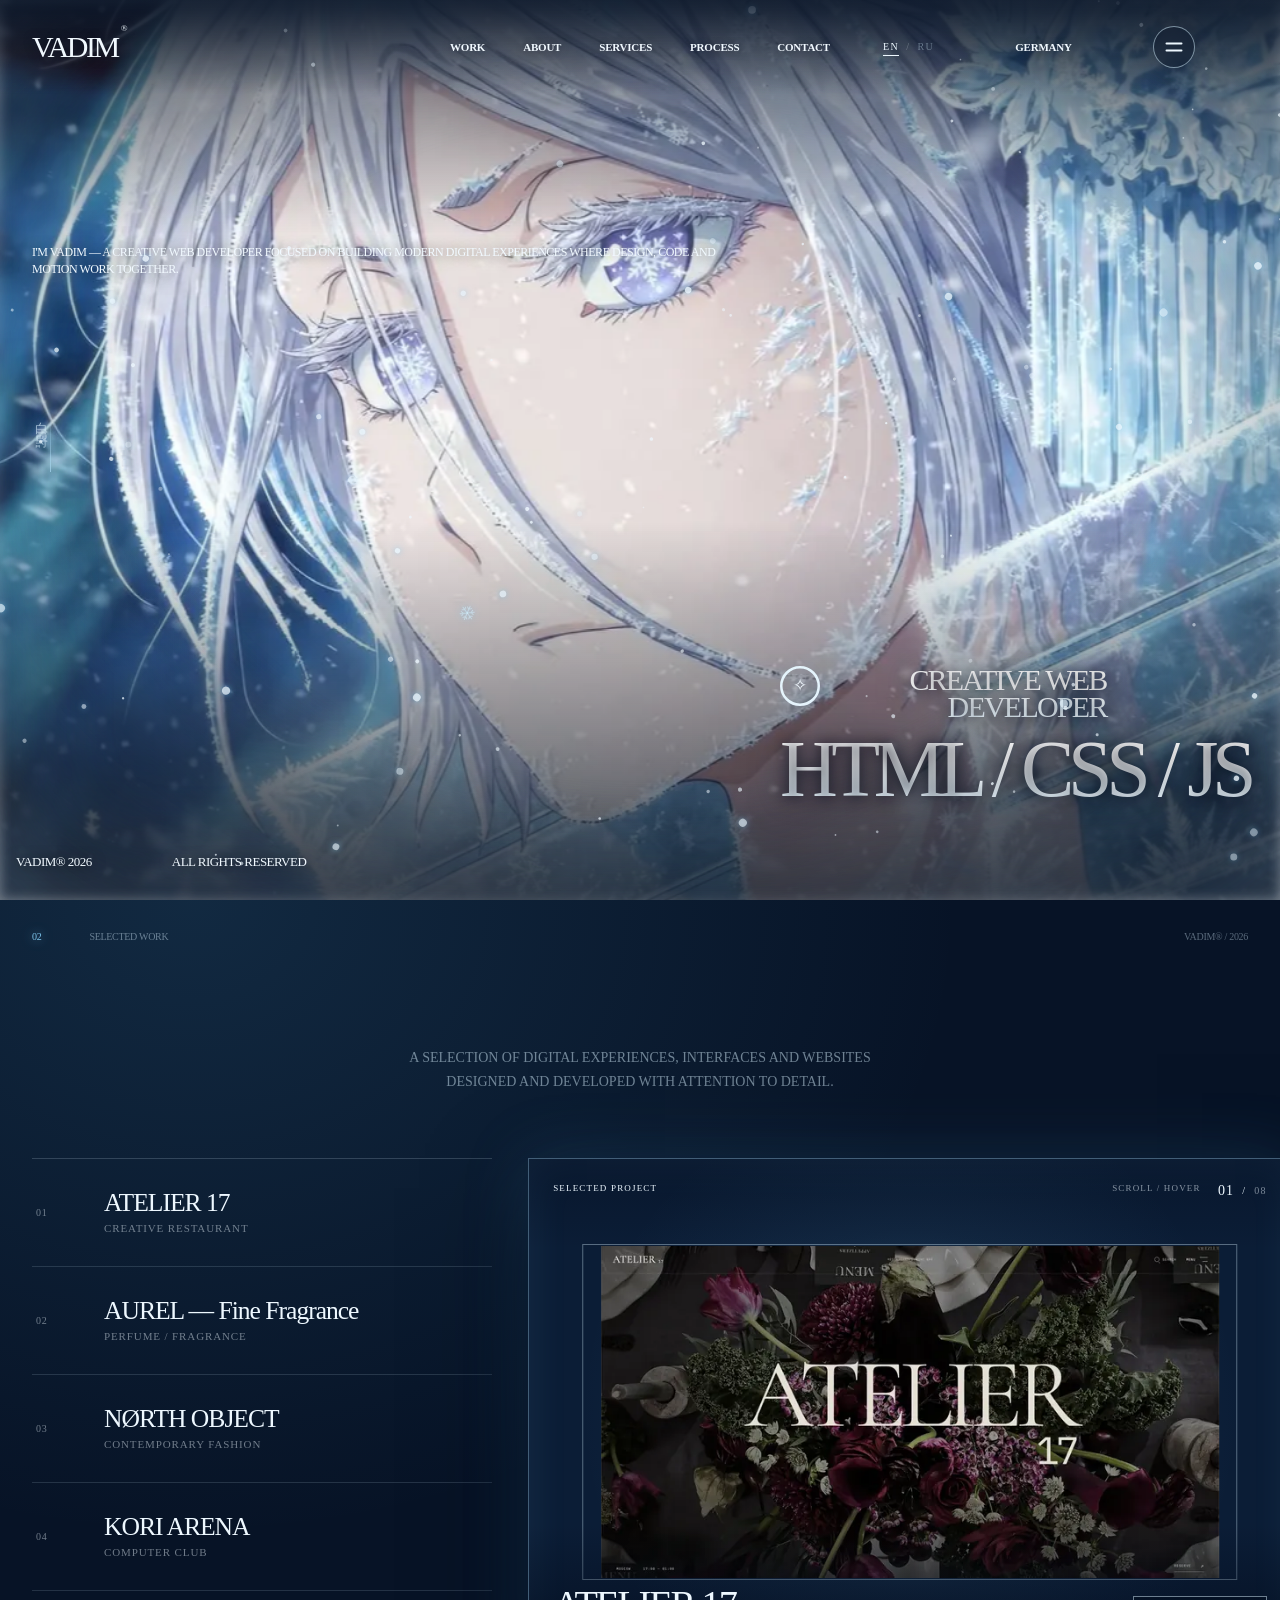
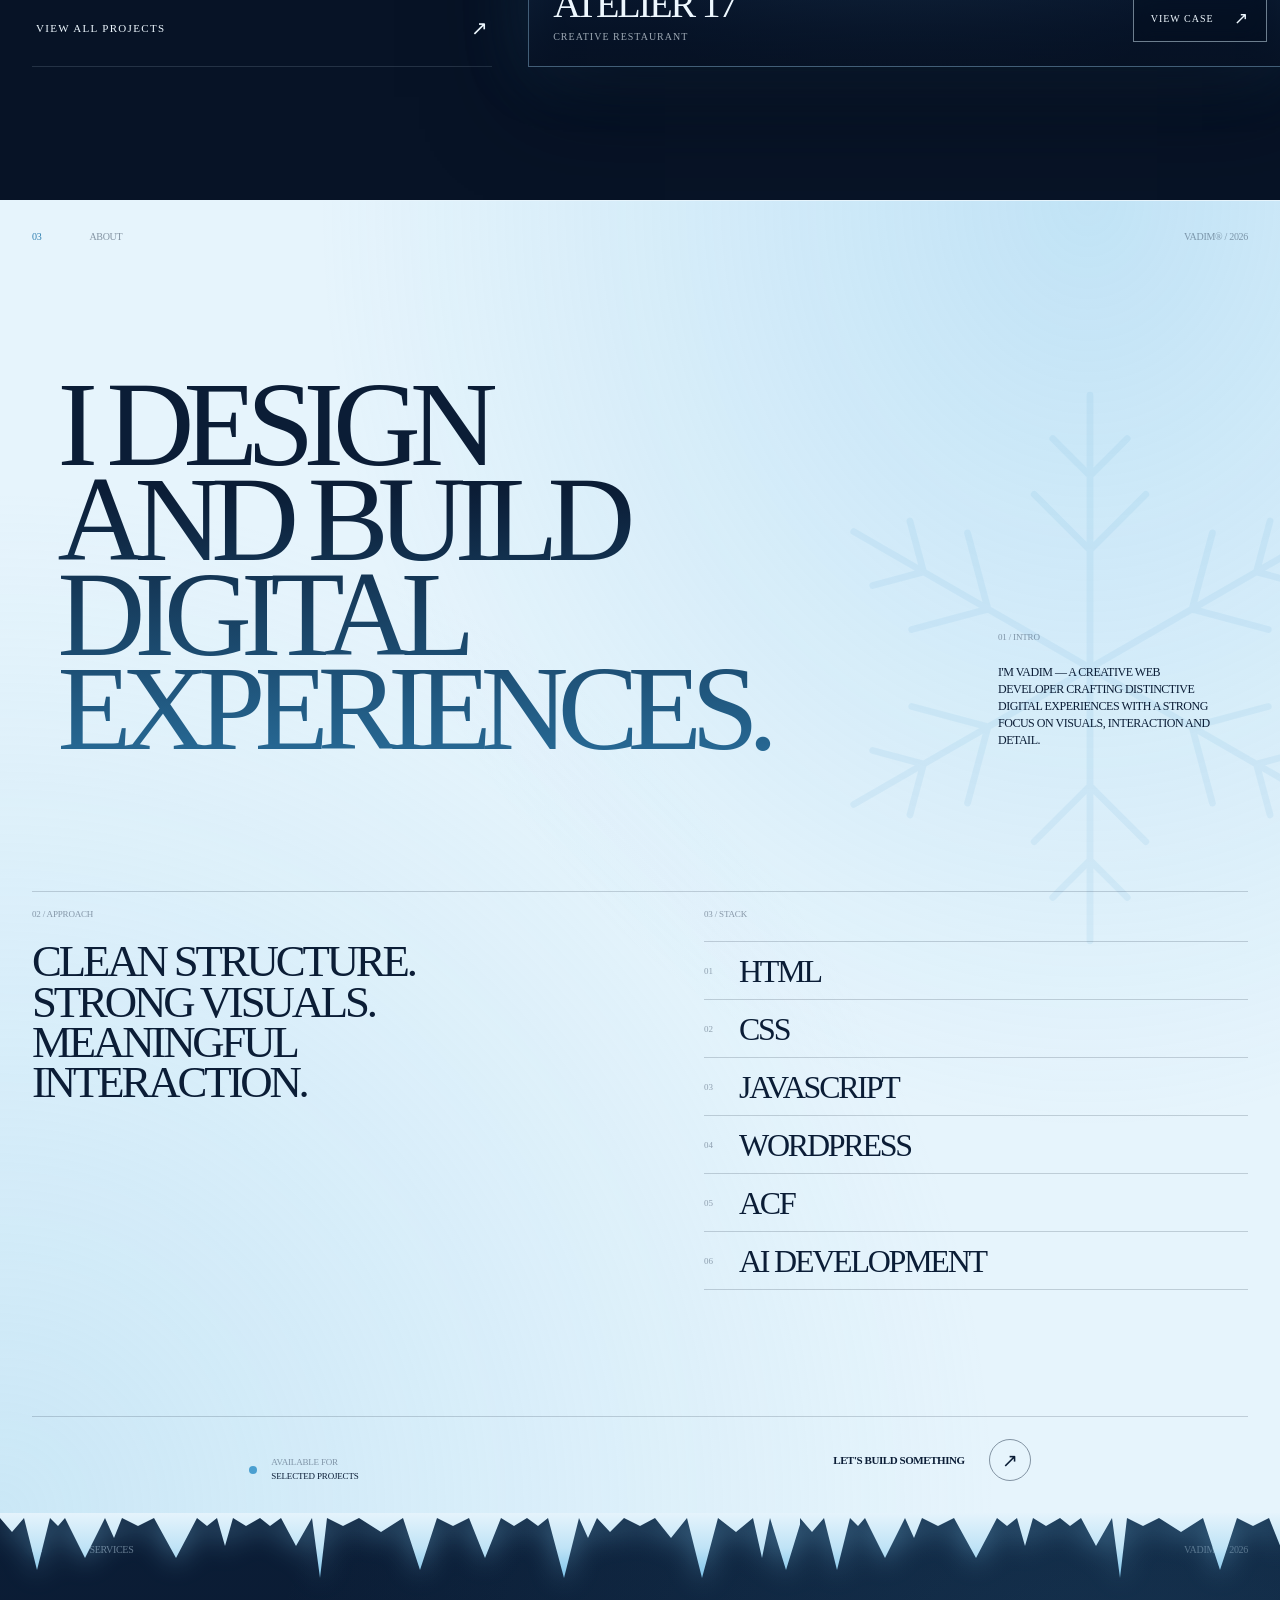
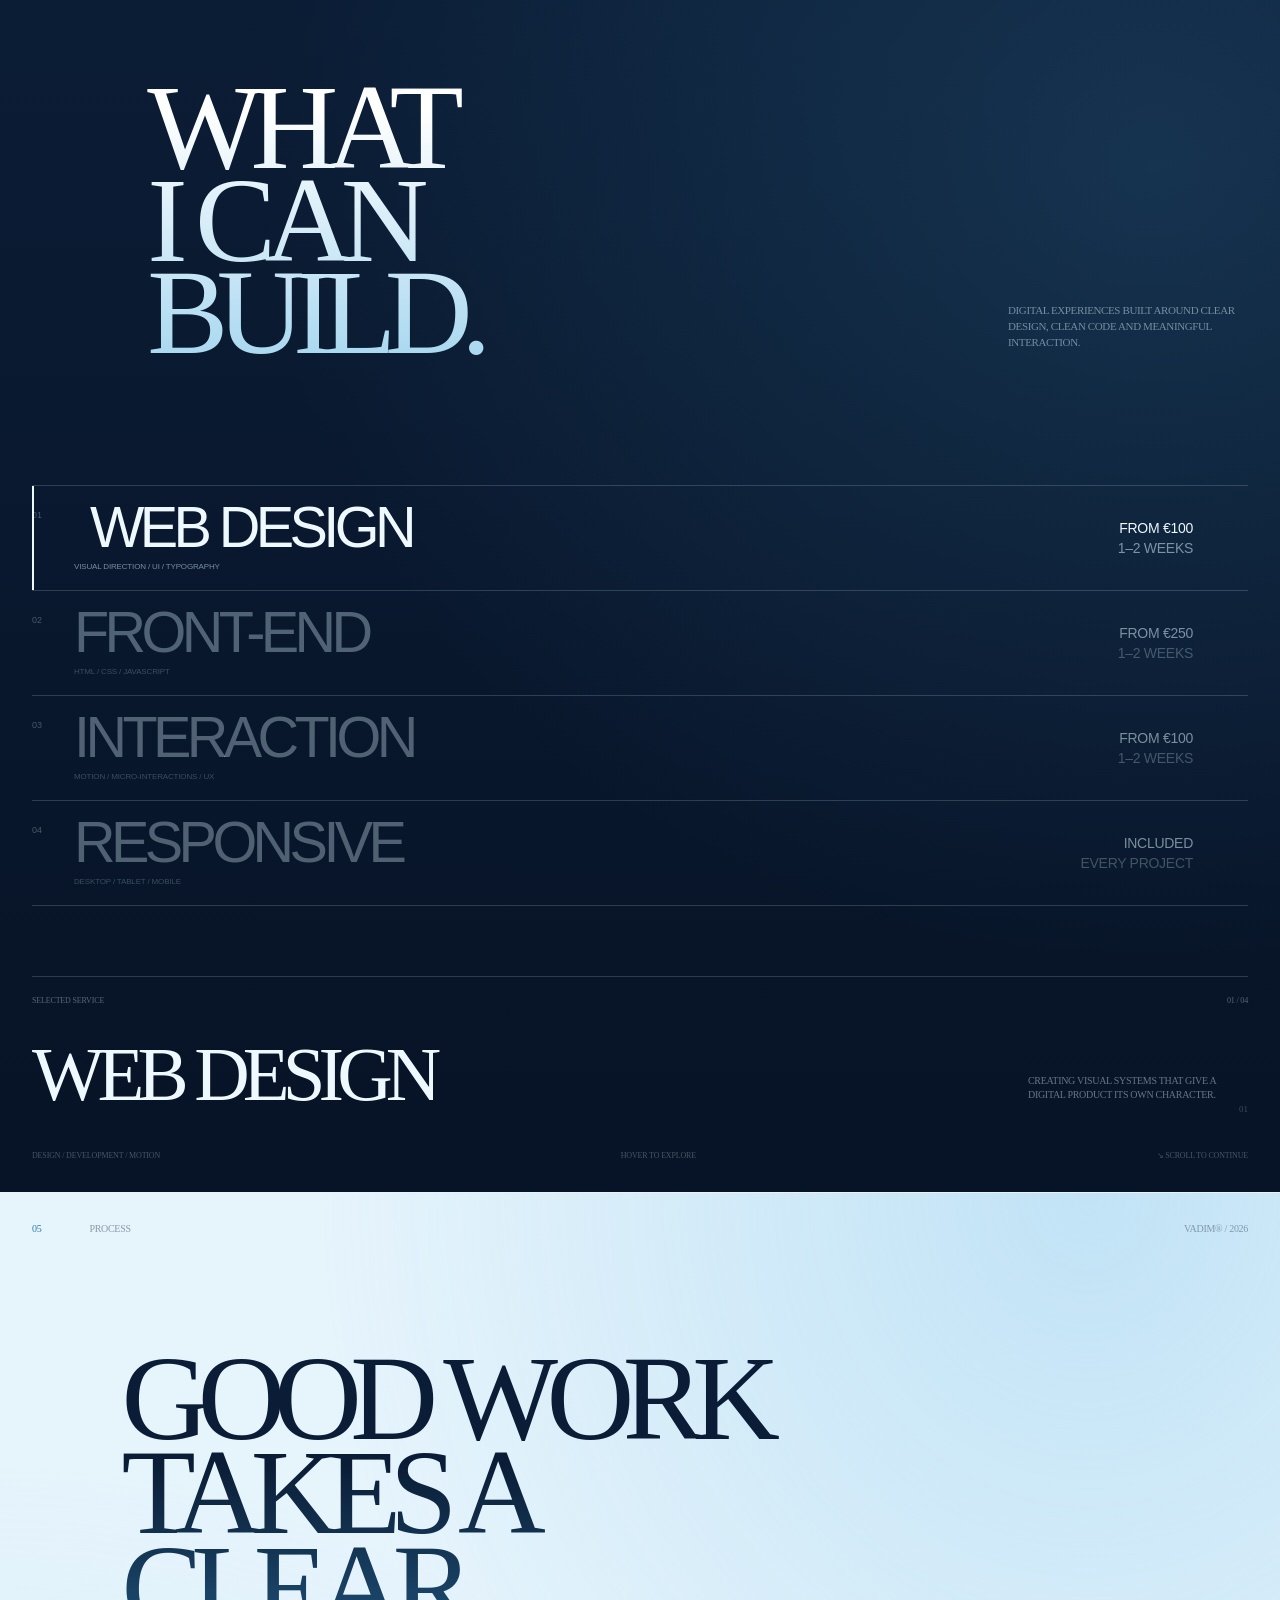
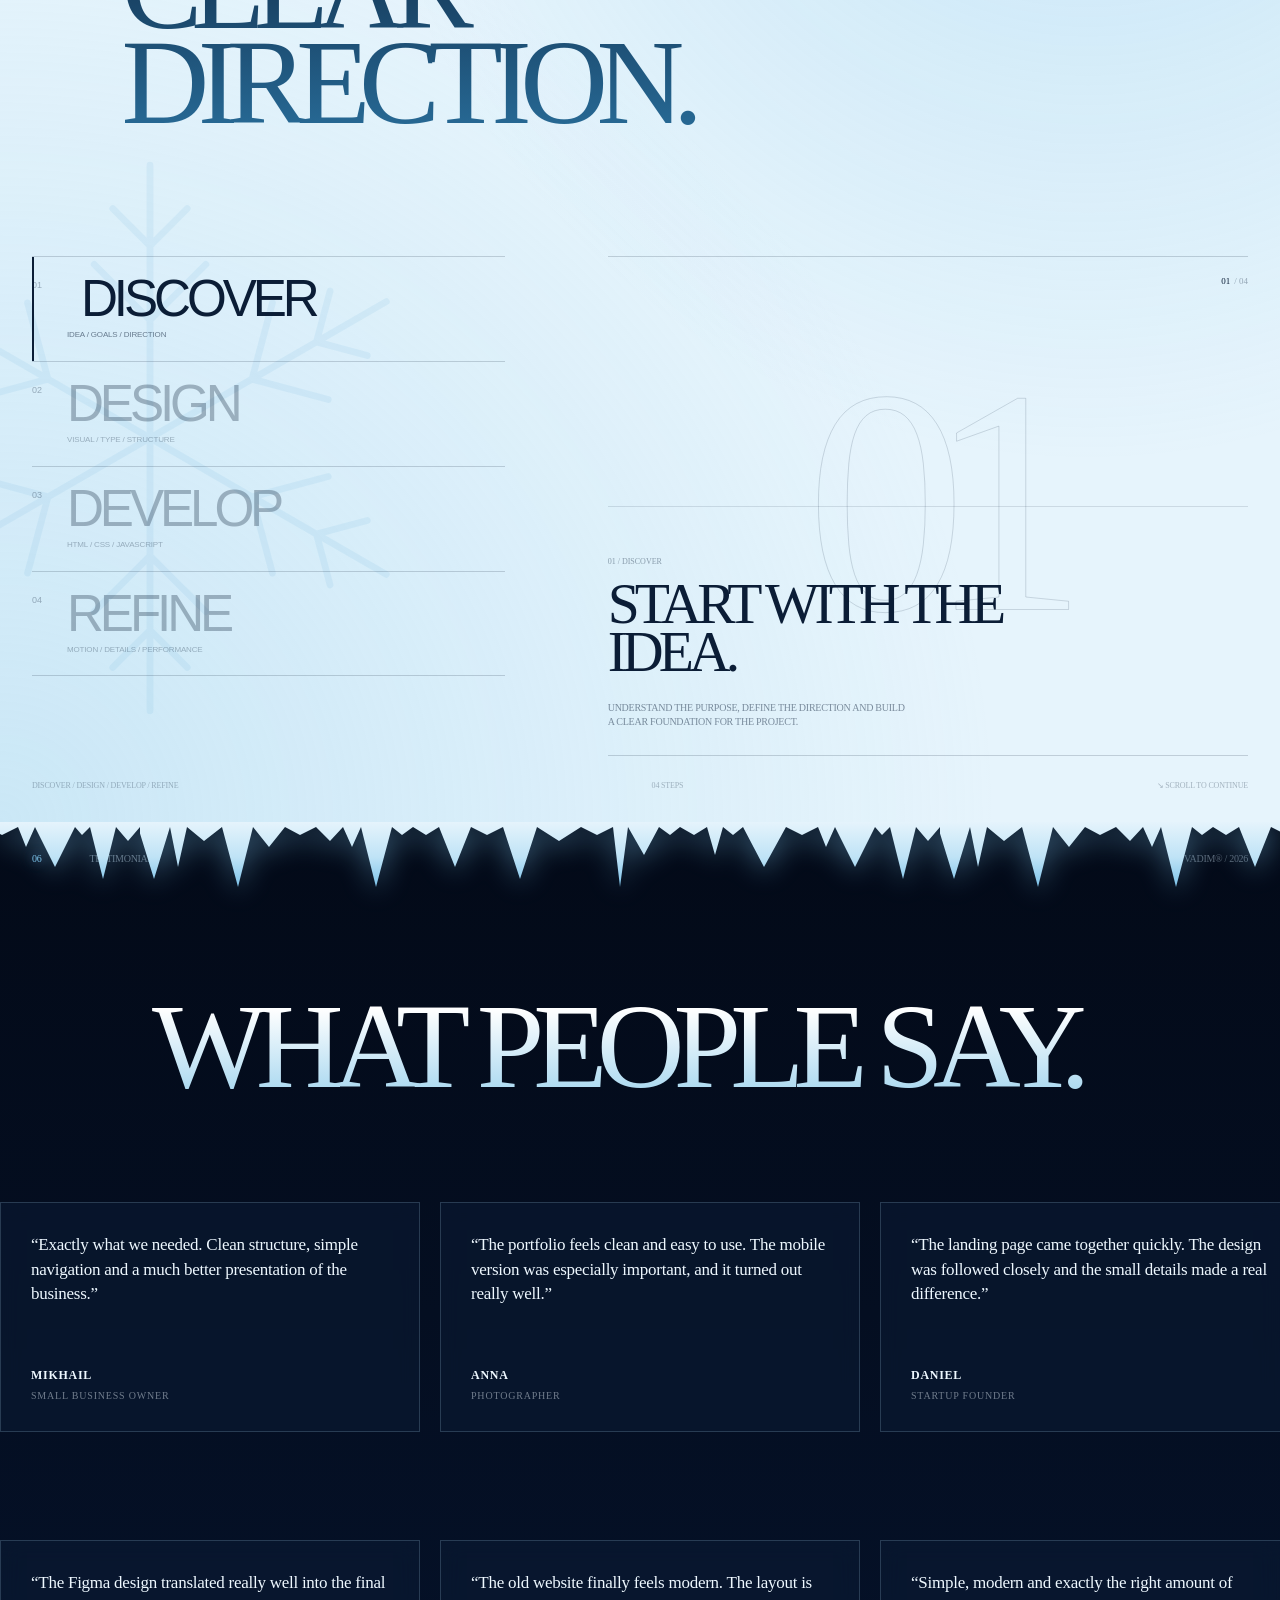
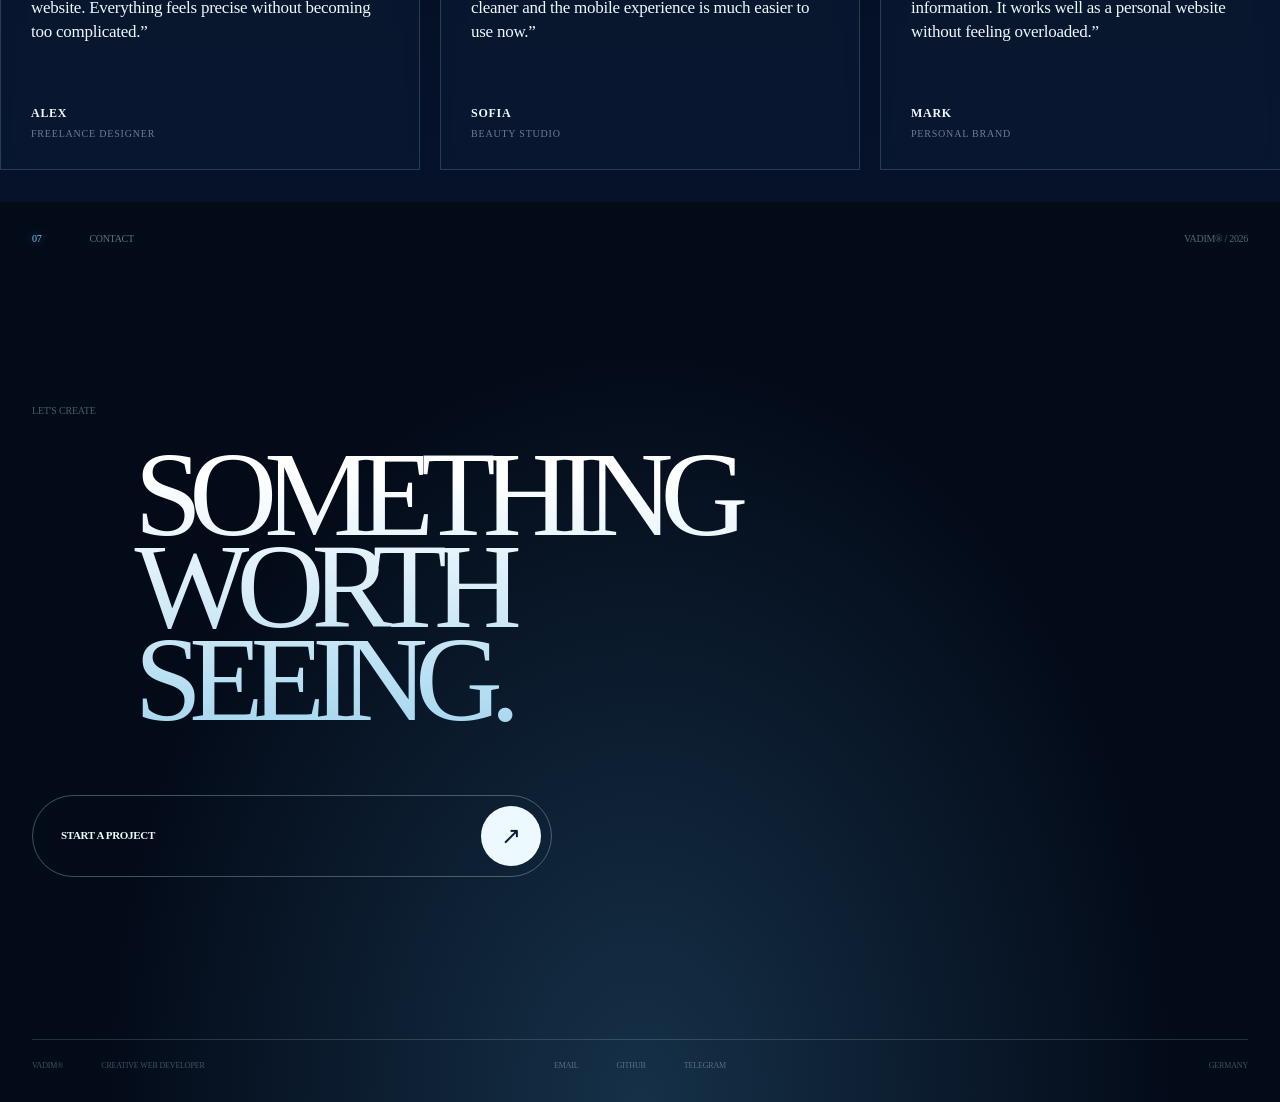
<file: index.html>
<!doctype html>
<html lang="en">
	<head>
		<meta charset="UTF-8" />
		<meta name="viewport" content="width=device-width, initial-scale=1.0" />
		<meta name="description" content="VADIM® — Creative Web Developer. Создание современных цифровых проектов, интерфейсов и веб-сайтов." />

		<title>VADIM — Creative Web Developer</title>

		<link rel="preconnect" href="https://fonts.googleapis.com" />
		<link rel="preconnect" href="https://fonts.gstatic.com" crossorigin />

		<link
			href="https://fonts.googleapis.com/css2?family=Inter+Tight:wght@500&display=swap"
			rel="stylesheet"
		/>

		<link
			rel="shortcut icon"
			href="./icons/favicon-02.png"
			type="image/x-icon"
		/>

		<link rel="preload" as="image" href="./images/hero.webp" fetchpriority="high" />
		<link rel="stylesheet" href="./css/blocks/header.css" />
		<link rel="stylesheet" href="./css/blocks/hero.css" />
		<link rel="stylesheet" href="./css/blocks/about.css" />
		<link rel="stylesheet" href="./css/blocks/work.css" />
		<link rel="stylesheet" href="./css/blocks/services.css" />
		<link rel="stylesheet" href="./css/blocks/process.css" />
		<link rel="stylesheet" href="./css/blocks/language.css" />
		<link rel="stylesheet" href="./css/blocks/testimonials.css" />
		<link rel="stylesheet" href="./css/blocks/contact.css" />
		<link rel="stylesheet" href="./css/blocks/loader.css" />

		<link rel="stylesheet" href="./contact/contact-modal.css" />

		<link rel="stylesheet" href="./css/ice.css" />
	</head>

	<body>
		<div class="site-loader" id="siteLoader" aria-hidden="true">
			<div class="site-loader__content">
				<svg
					class="site-loader__flake"
					viewBox="-12 -12 24 24"
					fill="none"
					stroke="#eef8ff"
					stroke-width="1.1"
					stroke-linecap="round"
					aria-hidden="true"
				>
					<g transform="rotate(0)">
						<path d="M0 0V-11M0 -6L-3 -9M0 -6L3 -9M0 -3.2L-2 -5M0 -3.2L2 -5" />
					</g>
					<g transform="rotate(60)">
						<path d="M0 0V-11M0 -6L-3 -9M0 -6L3 -9M0 -3.2L-2 -5M0 -3.2L2 -5" />
					</g>
					<g transform="rotate(120)">
						<path d="M0 0V-11M0 -6L-3 -9M0 -6L3 -9M0 -3.2L-2 -5M0 -3.2L2 -5" />
					</g>
					<g transform="rotate(180)">
						<path d="M0 0V-11M0 -6L-3 -9M0 -6L3 -9M0 -3.2L-2 -5M0 -3.2L2 -5" />
					</g>
					<g transform="rotate(240)">
						<path d="M0 0V-11M0 -6L-3 -9M0 -6L3 -9M0 -3.2L-2 -5M0 -3.2L2 -5" />
					</g>
					<g transform="rotate(300)">
						<path d="M0 0V-11M0 -6L-3 -9M0 -6L3 -9M0 -3.2L-2 -5M0 -3.2L2 -5" />
					</g>
				</svg>
				<div class="site-loader__name">VADIM ®</div>

				<div class="site-loader__role">CREATIVE WEB DEVELOPER</div>

				<div class="site-loader__bar"></div>
			</div>
		</div>

		<header class="header">
			<div class="header__inner">
				<a href="#" class="header__logo">VADIM<span>®</span></a>

				<nav class="header__nav">
					<a href="#work" class="header__link" data-i18n="navWork">WORK</a>
					<a href="#about" class="header__link" data-i18n="navAbout">ABOUT</a>
					<a href="#services" class="header__link" data-i18n="navServices"
						>SERVICES</a
					>
					<a href="#process" class="header__link" data-i18n="navProcess"
						>PROCESS</a
					>
					<a href="#contact" class="header__link" data-i18n="navContact"
						>CONTACT</a
					>
				</nav>

				<div class="header__right">
					<div class="language-switcher" aria-label="Language switcher">
						<button
							class="language-switcher__button is-active"
							type="button"
							data-language="en"
						>
							EN
						</button>

						<span>/</span>

						<button
							class="language-switcher__button"
							type="button"
							data-language="ru"
						>
							RU
						</button>
					</div>

					<span class="header__location" data-i18n="location">
						St. Petersburg
					</span>

					<button
						class="header__menu-button"
						id="header-menu-button"
						type="button"
						aria-label="Open menu"
						aria-expanded="false"
						aria-controls="header-menu"
					>
						<span></span>
						<span></span>
					</button>
				</div>
			</div>

			<div class="header__menu" id="header-menu" aria-hidden="true">
				<div class="header__menu-top">
					<span>VADIM® 2026</span>

					<button
						class="header__menu-close"
						id="header-menu-close"
						type="button"
						aria-label="Close menu"
					>
						<span></span>
						<span></span>
					</button>
				</div>

				<nav class="header__menu-nav">
					<a href="#work" class="header__menu-link">
						<span>01</span>
						<strong data-i18n="navWork">WORK</strong>
					</a>

					<a href="#about" class="header__menu-link">
						<span>02</span>
						<strong data-i18n="navAbout">ABOUT</strong>
					</a>

					<a href="#services" class="header__menu-link">
						<span>03</span>
						<strong data-i18n="navServices">SERVICES</strong>
					</a>

					<a href="#process" class="header__menu-link">
						<span>04</span>
						<strong data-i18n="navProcess">PROCESS</strong>
					</a>

					<a href="#contact" class="header__menu-link">
						<span>05</span>
						<strong data-i18n="navContact">CONTACT</strong>
					</a>
				</nav>

				<div class="header__menu-bottom">
					<span data-i18n="developer">CREATIVE WEB DEVELOPER</span>
					<span data-i18n="GERMANY2026">ГЕРМАНИЯ — 2026</span>
				</div>
			</div>
		</header>

		<main id="scroll-spacer">
			<section class="hero">
				<div class="hero__cursor" id="custom-cursor">
					<svg viewBox="0 0 48 48" aria-hidden="true">
						<circle
							cx="24"
							cy="24"
							r="22.75"
							fill="none"
							stroke="white"
							stroke-width="2.5"
						/>

						<path
							d="M17 18.5
				C20 15.5 27 15.5 30 18.5
				C32.5 21 31.5 25 28.5 26
				C25.5 27 22 26 20 28.5
				C18 31 20 34 23.5 34
				C27 34 30 31.5 31 29"
							fill="none"
							stroke="white"
							stroke-width="2.5"
							stroke-linecap="round"
						/>
					</svg>
				</div>

				<div class="hero__caption" data-i18n="heroCaption">
					I'M VADIM — A CREATIVE WEB DEVELOPER FOCUSED ON BUILDING MODERN
					DIGITAL EXPERIENCES WHERE DESIGN, CODE AND MOTION WORK TOGETHER.
				</div>

				<div class="hero__product" id="outro-info" data-outro-offset="166">
					<div class="hero__product-top">
						<div class="hero__symbol">
							<svg viewBox="0 0 40 40" aria-hidden="true">
								<circle
									cx="20"
									cy="20"
									r="18.75"
									fill="none"
									stroke="white"
									stroke-width="2.5"
								/>
							</svg>

							<span id="circle-symbol">8</span>
						</div>

						<div class="hero__collection" data-i18n="developer">
							CREATIVE WEB DEVELOPER
						</div>
					</div>

					<div class="hero__price">HTML / CSS / JS</div>
				</div>

				<div class="hero__background" id="main-canvas">
					<img src="./images/hero.webp" alt="" class="hero__background-image" width="1308" height="736" fetchpriority="high" loading="eager">
				</div>

				<div class="hero__outro-overlay" id="outro-overlay"></div>
				<div class="hero__frost" aria-hidden="true"></div>
				<div class="hero__kanji" aria-hidden="true">白霞罸</div>

				<button
					class="hero__view"
					id="outro-buy"
					type="button"
					data-i18n="view"
				>
					view
				</button>

				<footer class="hero__footer" id="outro-footer">
					<span>VADIM® 2026</span>

					<span data-i18n="allRights"> ALL RIGHTS RESERVED </span>
				</footer>
			</section>

			<section class="work" id="work">
				<div class="work__top">
					<div class="work__label">
						<span>02</span>
						<span data-i18n="selectedWork">SELECTED WORK</span>
					</div>

					<span class="work__year">VADIM® / 2026</span>
				</div>

				<div class="work__hero">
					<div class="work__intro">
						<p data-i18n="workIntro">
							A selection of digital experiences, interfaces and websites
							designed and developed with attention to detail.
						</p>
					</div>
				</div>

				<div class="work__showcase">
					<div class="work__projects">
						<article class="work-project is-active" data-project="0">
							<div class="work-project__number">01</div>

							<div class="work-project__info">
								<h3>ATELIER 17</h3>
								<p data-i18n="creativeWebsite">Creative restaurant</p>
							</div>

							<div class="work-project__meta">
								<span>2026</span>
							</div>
						</article>

						<article class="work-project" data-project="1">
							<div class="work-project__number">02</div>

							<div class="work-project__info">
								<h3>AUREL — Fine Fragrance</h3>
								<p data-i18n="perfumeFragrance">Perfume / Fragrance</p>
							</div>

							<div class="work-project__meta">
								<span>2026</span>
							</div>
						</article>

						<article class="work-project" data-project="2">
							<div class="work-project__number">03</div>

							<div class="work-project__info">
								<h3>NØRTH OBJECT</h3>
								<p data-i18n="contemporaryFashion">Contemporary Fashion</p>
							</div>

							<div class="work-project__meta">
								<span>2026</span>
							</div>
						</article>

						<article class="work-project" data-project="3">
							<div class="work-project__number">04</div>

							<div class="work-project__info">
								<h3>KORI ARENA</h3>
								<p data-i18n="ComputerClub">Computer Club</p>
							</div>

							<div class="work-project__meta">
								<span>2026</span>
							</div>
						</article>

						<a href="portfolio.html" class="work__all-projects">
							<span data-i18n="viewAllProjects">VIEW ALL PROJECTS</span>
							<span>↗</span>
						</a>
					</div>

					<div class="work__preview">
						<div class="work__preview-counter">
							<span class="work__preview-current">01</span>
							<span>/</span>
							<span class="work__preview-total">08</span>
						</div>

						<div class="work__preview-images">
							<img
								class="work-preview-image is-active"
								src="./images/ATELIER/ATELIER-01.webp"
								alt="ATELIER home page"
								data-project="0"
								data-image="0" width="1408" height="756" loading="lazy" decoding="async" srcset="./images/ATELIER/ATELIER-01-704.webp 704w, ./images/ATELIER/ATELIER-01.webp 1408w" sizes="(max-width: 760px) 100vw, 704px">

							<img
								class="work-preview-image"
								src="./images/Aurel/Aurel-01.webp"
								alt="AUREL Fine Fragrance home page"
								data-project="1"
								data-image="0" width="1408" height="716" loading="lazy" decoding="async" srcset="./images/Aurel/Aurel-01-704.webp 704w, ./images/Aurel/Aurel-01.webp 1408w" sizes="(max-width: 760px) 100vw, 704px">

							<img
								class="work-preview-image"
								src="./images/NORTH/North-01.webp"
								alt="NØRTH OBJECT"
								data-project="2" width="1408" height="749" loading="lazy" decoding="async" srcset="./images/NORTH/North-01-704.webp 704w, ./images/NORTH/North-01.webp 1408w" sizes="(max-width: 760px) 100vw, 704px">

							<img
								class="work-preview-image"
								src="./images/KORI-Arena/KORI-01.webp"
								alt="KORI ARENA Computer Club"
								data-project="3" width="1408" height="710" loading="lazy" decoding="async" srcset="./images/KORI-Arena/KORI-01-704.webp 704w, ./images/KORI-Arena/KORI-01.webp 1408w" sizes="(max-width: 760px) 100vw, 704px">
						</div>

						<div class="work__preview-overlay"></div>

						<div class="work__preview-top">
							<span data-i18n="selectedProject">SELECTED PROJECT</span>
							<span data-i18n="scrollHover">SCROLL / HOVER</span>
						</div>

						<div class="work__preview-bottom">
							<div>
								<span class="work__preview-title">ATELIER 17</span>

								<span
									class="work__preview-description"
									data-i18n="Creative restaurant"
								>
									Creative restaurant
								</span>
							</div>

							<button
								class="work__preview-open"
								type="button"
								data-open-case="0"
							>
								<span data-i18n="viewCase">VIEW CASE</span>
								<span>↗</span>
							</button>
						</div>
					</div>
				</div>
			</section>

			<div class="case-study" id="caseStudy">
				<div class="case-study__overlay"></div>

				<div class="case-study__window">
					<header class="case-study__header">
						<div class="case-study__label">
							<span data-i18n="caseStudy">Case study</span>
						</div>

						<button
							class="case-study__close"
							type="button"
							aria-label="Close case study"
						>
							<span></span>
							<span></span>
						</button>
					</header>

					<div class="case-study__content">
						<div class="case-study__hero">
							<div class="case-study__hero-meta">
								<span class="case-study__number">01</span>

								<span class="case-study__count" data-i18n="pages8">
									9 pages
								</span>
							</div>

							<h2 class="case-study__title">ATELIER</h2>

							<p class="case-study__description" data-i18n="caseDescription">
								Creative website focused on visual identity, interaction and
								digital presentation.
							</p>
						</div>

						<div class="case-study__stats">
							<div class="case-study__stat">
								<span data-i18n="pages">Pages</span>
								<strong>9</strong>
							</div>

							<div class="case-study__stat">
								<span data-i18n="sections">Sections</span>
								<strong>9</strong>
							</div>

							<div class="case-study__stat">
								<span data-i18n="year">Year</span>
								<strong>2026</strong>
							</div>

							<div class="case-study__stat">
								<span data-i18n="stack">Stack</span>
								<strong>HTML / CSS / JS</strong>
							</div>
						</div>

						<div class="case-study__gallery">
							<figure class="case-study__image">
								<img
									src="./images/ATELIER/ATELIER-01.webp"
									alt="ATELIER home page" width="1408" height="756" loading="lazy" decoding="async" srcset="./images/ATELIER/ATELIER-01-704.webp 704w, ./images/ATELIER/ATELIER-01.webp 1408w" sizes="(max-width: 760px) 100vw, 704px">

								<figcaption>
									<span>01</span>
									<span data-i18n="home">Home</span>
								</figcaption>
							</figure>

							<figure class="case-study__image">
								<img
									src="./images/ATELIER/ATELIER-02.webp"
									alt="ATELIER menu page" width="2000" height="1088" loading="lazy" decoding="async">

								<figcaption>
									<span>02</span>
									<span data-i18n="ourWork">Menu</span>
								</figcaption>
							</figure>

							<figure class="case-study__image">
								<img
									src="./images/ATELIER/ATELIER-03.webp"
									alt="ATELIER seasonal page" width="2000" height="1080" loading="lazy" decoding="async">

								<figcaption>
									<span>03</span>
									<span data-i18n="ourWork">Seasonal</span>
								</figcaption>
							</figure>

							<figure class="case-study__image">
								<img
									src="./images/ATELIER/ATELIER-04.webp"
									alt="ATELIER about page" width="2000" height="1082" loading="lazy" decoding="async">

								<figcaption>
									<span>04</span>
									<span data-i18n="process">About</span>
								</figcaption>
							</figure>

							<figure class="case-study__image">
								<img
									src="./images/ATELIER/ATELIER-05.webp"
									alt="ATELIER atmosphere page" width="2000" height="1042" loading="lazy" decoding="async">

								<figcaption>
									<span>05</span>
									<span data-i18n="manifesto">Atmosphere</span>
								</figcaption>
							</figure>

							<figure class="case-study__image">
								<img
									src="./images/ATELIER/ATELIER-06.webp"
									alt="ATELIER home page" width="2000" height="1056" loading="lazy" decoding="async">

								<figcaption>
									<span>06</span>
									<span data-i18n="contact">Home</span>
								</figcaption>
							</figure>

							<figure class="case-study__image">
								<img
									src="./images/ATELIER/ATELIER-07.webp"
									alt="ATELIER kitchen page" width="2000" height="1085" loading="lazy" decoding="async">

								<figcaption>
									<span>06</span>
									<span data-i18n="contact">Kitchen</span>
								</figcaption>
							</figure>

							<figure class="case-study__image">
								<img
									src="./images/ATELIER/ATELIER-08.webp"
									alt="ATELIER contact page" width="2000" height="966" loading="lazy" decoding="async">

								<figcaption>
									<span>06</span>
									<span data-i18n="contact">Contact</span>
								</figcaption>
							</figure>
						</div>
					</div>
				</div>
			</div>

			<section class="about" id="about">
				<div class="about__top">
					<div class="about__label">
						<span>03</span>
						<span data-i18n="about">ABOUT</span>
					</div>

					<span class="about__year"> VADIM® / 2026 </span>
				</div>

				<div class="about__hero">
					<h2 class="about__title">
						<span data-i18n="aboutTitle1">I DESIGN</span>
						<br />

						<span data-i18n="aboutTitle2">AND BUILD</span>
						<br />

						<span data-i18n="aboutTitle3">DIGITAL</span>
						<br />

						<span data-i18n="aboutTitle4">EXPERIENCES.</span>
					</h2>

					<div class="about__intro">
						<span class="about__intro-label"> 01 / INTRO </span>

						<p data-i18n="aboutIntro">
							I'M VADIM — A CREATIVE WEB DEVELOPER CRAFTING DISTINCTIVE DIGITAL
							EXPERIENCES WITH A STRONG FOCUS ON VISUALS, INTERACTION AND
							DETAIL.
						</p>
					</div>
				</div>

				<div class="about__middle">
					<div class="about__statement">
						<span class="about__small-label"> 02 / APPROACH </span>

						<p data-i18n="aboutApproach">
							CLEAN STRUCTURE.
							<br />
							STRONG VISUALS.
							<br />
							MEANINGFUL INTERACTION.
						</p>
					</div>

					<div class="about__stack">
						<span class="about__small-label"> 03 / STACK </span>

						<div class="about__stack-list">
							<div>
								<span>01</span>
								<strong>HTML</strong>
							</div>

							<div>
								<span>02</span>
								<strong>CSS</strong>
							</div>

							<div>
								<span>03</span>
								<strong>JAVASCRIPT</strong>
							</div>

							<div>
								<span>04</span>
								<strong>WORDPRESS</strong>
							</div>

							<div>
								<span>05</span>
								<strong>ACF</strong>
							</div>

							<div>
								<span>06</span>
								<strong data-i18n="aiDevelopment"> AI Development </strong>
							</div>
						</div>
					</div>
				</div>

				<div class="about__bottom">
					<div class="about__availability">
						<span class="about__status"></span>

						<div>
							<span data-i18n="availableFor"> AVAILABLE FOR </span>

							<strong data-i18n="selectedProjects"> SELECTED PROJECTS </strong>
						</div>
					</div>

					<a href="#contact" class="about__contact">
						<span data-i18n="letsBuild"> LET'S BUILD SOMETHING </span>

						<strong>↗</strong>
					</a>
				</div>
			</section>

			<section class="services" id="services">
				<div class="services__top">
					<div class="services__label">
						<span>04</span>
						<span data-i18n="services">SERVICES</span>
					</div>

					<span class="services__year">VADIM® / 2026</span>
				</div>

				<div class="services__intro">
					<h2 class="services__title">
						<span data-i18n="servicesTitle1">WHAT</span>
						<br />

						<span data-i18n="servicesTitle2">I CAN</span>
						<br />

						<span data-i18n="servicesTitle3">BUILD.</span>
					</h2>

					<p class="services__description" data-i18n="servicesDescription">
						DIGITAL EXPERIENCES BUILT AROUND CLEAR DESIGN, CLEAN CODE AND
						MEANINGFUL INTERACTION.
					</p>
				</div>

				<div class="services__list">
					<!-- 01 -->
					<button
						class="services__item is-active"
						type="button"
						data-service="0"
					>
						<span class="services__number">01</span>

						<div class="services__main">
							<h3 data-i18n="webDesign">WEB DESIGN</h3>

							<p data-i18n="webDesignMeta">
								VISUAL DIRECTION / UI / TYPOGRAPHY
							</p>
						</div>

						<div class="services__pricing">
							<span data-i18n="webDesignPrice">FROM 10 000 ₽</span>
							<span data-i18n="webDesignTime">1–2 WEEKS</span>
						</div>
					</button>

					<!-- 02 -->
					<button class="services__item" type="button" data-service="1">
						<span class="services__number">02</span>

						<div class="services__main">
							<h3 data-i18n="frontEnd">FRONT-END</h3>

							<p data-i18n="frontEndMeta">HTML / CSS / JAVASCRIPT</p>
						</div>

						<div class="services__pricing">
							<span data-i18n="frontEndPrice">FROM 25 000 ₽</span>
							<span data-i18n="frontEndTime">1–2 WEEKS</span>
						</div>
					</button>

					<!-- 03 -->
					<button class="services__item" type="button" data-service="2">
						<span class="services__number">03</span>

						<div class="services__main">
							<h3 data-i18n="interaction">INTERACTION</h3>

							<p data-i18n="interactionMeta">
								MOTION / MICRO-INTERACTIONS / UX
							</p>
						</div>

						<div class="services__pricing">
							<span data-i18n="interactionPrice">FROM 10 000 ₽</span>
							<span data-i18n="interactionTime">1–2 WEEKS</span>
						</div>
					</button>

					<!-- 04 -->
					<button class="services__item" type="button" data-service="3">
						<span class="services__number">04</span>

						<div class="services__main">
							<h3 data-i18n="responsive">RESPONSIVE</h3>

							<p data-i18n="responsiveMeta">DESKTOP / TABLET / MOBILE</p>
						</div>

						<div class="services__pricing">
							<span data-i18n="responsivePrice">INCLUDED</span>
							<span data-i18n="responsiveTime">EVERY PROJECT</span>
						</div>
					</button>
				</div>

				<div class="services__feature">
					<div class="services__feature-top">
						<span data-i18n="selectedService"> SELECTED SERVICE </span>

						<span>
							<span id="services-current">01</span>
							/ 04
						</span>
					</div>

					<div class="services__feature-content">
						<strong id="services-title" data-i18n="webDesign">
							WEB DESIGN
						</strong>

						<p id="services-text" data-i18n="serviceWebDesignText">
							CREATING VISUAL SYSTEMS THAT GIVE A DIGITAL PRODUCT ITS OWN
							CHARACTER.
						</p>
					</div>

					<div class="services__feature-index">
						<span id="services-index">01</span>
					</div>
				</div>

				<div class="services__bottom">
					<span data-i18n="designDevelopmentMotion">
						DESIGN / DEVELOPMENT / MOTION
					</span>

					<span data-i18n="hoverExplore"> HOVER TO EXPLORE </span>

					<span data-i18n="scrollContinue"> ↘ SCROLL TO CONTINUE </span>
				</div>
			</section>

			<section class="process" id="process">
				<div class="process__top">
					<div class="process__label">
						<span>05</span>
						<span data-i18n="process">PROCESS</span>
					</div>

					<span class="process__year"> VADIM® / 2026 </span>
				</div>

				<div class="process__intro">
					<h2 class="process__title">
						<span data-i18n="goodWork"> GOOD WORK </span>

						<br />

						<span data-i18n="takesA"> TAKES A </span>

						<br />

						<span data-i18n="clear"> CLEAR </span>

						<br />

						<span data-i18n="direction"> DIRECTION. </span>
					</h2>
				</div>

				<div class="process__content">
					<div class="process__steps">
						<button
							class="process__step is-active"
							type="button"
							data-process="0"
						>
							<span class="process__step-number">01</span>

							<div class="process__step-main">
								<h3 data-i18n="discover">DISCOVER</h3>
								<p data-i18n="discoverMeta">IDEA / GOALS / DIRECTION</p>
							</div>
						</button>

						<button class="process__step" type="button" data-process="1">
							<span class="process__step-number">02</span>

							<div class="process__step-main">
								<h3 data-i18n="design">DESIGN</h3>
								<p data-i18n="designMeta">VISUAL / TYPE / STRUCTURE</p>
							</div>
						</button>

						<button class="process__step" type="button" data-process="2">
							<span class="process__step-number">03</span>

							<div class="process__step-main">
								<h3 data-i18n="develop">DEVELOP</h3>
								<p data-i18n="developMeta">HTML / CSS / JAVASCRIPT</p>
							</div>
						</button>

						<button class="process__step" type="button" data-process="3">
							<span class="process__step-number">04</span>

							<div class="process__step-main">
								<h3 data-i18n="refine">REFINE</h3>
								<p data-i18n="refineMeta">MOTION / DETAILS / PERFORMANCE</p>
							</div>
						</button>
					</div>

					<div class="process__visual">
						<div class="process__visual-index">
							<span id="process-current">01</span>
							<span>/ 04</span>
						</div>

						<div class="process__visual-number" id="process-number">01</div>

						<div class="process__visual-info">
							<span id="process-label" data-i18n="processDiscoverLabel">
								01 / DISCOVER
							</span>

							<strong id="process-title" data-i18n="processDiscoverTitle">
								START WITH THE IDEA.
							</strong>

							<p id="process-text" data-i18n="processDiscoverText">
								UNDERSTAND THE PURPOSE, DEFINE THE DIRECTION AND BUILD A CLEAR
								FOUNDATION FOR THE PROJECT.
							</p>
						</div>

						<div class="process__visual-line"></div>
					</div>
				</div>

				<div class="process__bottom">
					<span data-i18n="processSteps">
						DISCOVER / DESIGN / DEVELOP / REFINE
					</span>

					<span data-i18n="fourSteps"> 04 STEPS </span>

					<span data-i18n="scrollContinue"> ↘ SCROLL TO CONTINUE </span>
				</div>
			</section>

			<section class="testimonials" id="testimonials">
				<div class="testimonials__top">
					<div class="testimonials__label">
						<span>06</span>
						<span data-i18n="testimonials">TESTIMONIALS</span>
					</div>

					<span class="testimonials__year">VADIM® / 2026</span>
				</div>

				<div class="testimonials__hero">
					<h2 class="testimonials__title" data-i18n="testimonialsTitle">
						WHAT PEOPLE
						<br />
						SAY.
					</h2>
				</div>

				<div class="testimonials__marquee">
					<div class="testimonials__track testimonials__track--right">
						<article class="testimonial">
							<div class="testimonial__text" data-i18n="testimonial1Text">
								“Exactly what we needed. Clean structure, simple navigation and
								a much better presentation of the business.”
							</div>

							<div class="testimonial__author">
								<strong data-i18n="testimonial1Name">MIKHAIL</strong>
								<span data-i18n="testimonial1Role">SMALL BUSINESS OWNER</span>
							</div>
						</article>

						<article class="testimonial">
							<div class="testimonial__text" data-i18n="testimonial2Text">
								“The portfolio feels clean and easy to use. The mobile version
								was especially important, and it turned out really well.”
							</div>

							<div class="testimonial__author">
								<strong data-i18n="testimonial2Name">ANNA</strong>
								<span data-i18n="testimonial2Role">PHOTOGRAPHER</span>
							</div>
						</article>

						<article class="testimonial">
							<div class="testimonial__text" data-i18n="testimonial3Text">
								“The landing page came together quickly. The design was followed
								closely and the small details made a real difference.”
							</div>

							<div class="testimonial__author">
								<strong data-i18n="testimonial3Name">DANIEL</strong>
								<span data-i18n="testimonial3Role">STARTUP FOUNDER</span>
							</div>
						</article>

						<article class="testimonial">
							<div class="testimonial__text" data-i18n="testimonial4Text">
								“The new website feels much more consistent with the brand. The
								structure is clear and the visual part finally feels complete.”
							</div>

							<div class="testimonial__author">
								<strong data-i18n="testimonial4Name">ELENA</strong>
								<span data-i18n="testimonial4Role">FASHION BRAND</span>
							</div>
						</article>

						<!-- Duplicate set for seamless loop -->

						<article class="testimonial">
							<div class="testimonial__text" data-i18n="testimonial1Text">
								“Exactly what we needed. Clean structure, simple navigation and
								a much better presentation of the business.”
							</div>

							<div class="testimonial__author">
								<strong data-i18n="testimonial1Name">MIKHAIL</strong>
								<span data-i18n="testimonial1Role">SMALL BUSINESS OWNER</span>
							</div>
						</article>

						<article class="testimonial">
							<div class="testimonial__text" data-i18n="testimonial2Text">
								“The portfolio feels clean and easy to use. The mobile version
								was especially important, and it turned out really well.”
							</div>

							<div class="testimonial__author">
								<strong data-i18n="testimonial2Name">ANNA</strong>
								<span data-i18n="testimonial2Role">PHOTOGRAPHER</span>
							</div>
						</article>

						<article class="testimonial">
							<div class="testimonial__text" data-i18n="testimonial3Text">
								“The landing page came together quickly. The design was followed
								closely and the small details made a real difference.”
							</div>

							<div class="testimonial__author">
								<strong data-i18n="testimonial3Name">DANIEL</strong>
								<span data-i18n="testimonial3Role">STARTUP FOUNDER</span>
							</div>
						</article>

						<article class="testimonial">
							<div class="testimonial__text" data-i18n="testimonial4Text">
								“The new website feels much more consistent with the brand. The
								structure is clear and the visual part finally feels complete.”
							</div>

							<div class="testimonial__author">
								<strong data-i18n="testimonial4Name">ELENA</strong>
								<span data-i18n="testimonial4Role">FASHION BRAND</span>
							</div>
						</article>
					</div>
				</div>

				<div class="testimonials__marquee">
					<div class="testimonials__track testimonials__track--left">
						<article class="testimonial">
							<div class="testimonial__text" data-i18n="testimonial5Text">
								“The Figma design translated really well into the final website.
								Everything feels precise without becoming too complicated.”
							</div>

							<div class="testimonial__author">
								<strong data-i18n="testimonial5Name">ALEX</strong>
								<span data-i18n="testimonial5Role">FREELANCE DESIGNER</span>
							</div>
						</article>

						<article class="testimonial">
							<div class="testimonial__text" data-i18n="testimonial6Text">
								“The old website finally feels modern. The layout is cleaner and
								the mobile experience is much easier to use now.”
							</div>

							<div class="testimonial__author">
								<strong data-i18n="testimonial6Name">SOFIA</strong>
								<span data-i18n="testimonial6Role">BEAUTY STUDIO</span>
							</div>
						</article>

						<article class="testimonial">
							<div class="testimonial__text" data-i18n="testimonial7Text">
								“Simple, modern and exactly the right amount of information. It
								works well as a personal website without feeling overloaded.”
							</div>

							<div class="testimonial__author">
								<strong data-i18n="testimonial7Name">MARK</strong>
								<span data-i18n="testimonial7Role">PERSONAL BRAND</span>
							</div>
						</article>

						<article class="testimonial">
							<div class="testimonial__text" data-i18n="testimonial8Text">
								“The pages are well structured and everything is easy to
								understand. The final result feels professional without being
								overdesigned.”
							</div>

							<div class="testimonial__author">
								<strong data-i18n="testimonial8Name">NIKITA</strong>
								<span data-i18n="testimonial8Role">SMALL BUSINESS</span>
							</div>
						</article>

						<!-- Duplicate set for seamless loop -->

						<article class="testimonial">
							<div class="testimonial__text" data-i18n="testimonial5Text">
								“The Figma design translated really well into the final website.
								Everything feels precise without becoming too complicated.”
							</div>

							<div class="testimonial__author">
								<strong data-i18n="testimonial5Name">ALEX</strong>
								<span data-i18n="testimonial5Role">FREELANCE DESIGNER</span>
							</div>
						</article>

						<article class="testimonial">
							<div class="testimonial__text" data-i18n="testimonial6Text">
								“The old website finally feels modern. The layout is cleaner and
								the mobile experience is much easier to use now.”
							</div>

							<div class="testimonial__author">
								<strong data-i18n="testimonial6Name">SOFIA</strong>
								<span data-i18n="testimonial6Role">BEAUTY STUDIO</span>
							</div>
						</article>

						<article class="testimonial">
							<div class="testimonial__text" data-i18n="testimonial7Text">
								“Simple, modern and exactly the right amount of information. It
								works well as a personal website without feeling overloaded.”
							</div>

							<div class="testimonial__author">
								<strong data-i18n="testimonial7Name">MARK</strong>
								<span data-i18n="testimonial7Role">PERSONAL BRAND</span>
							</div>
						</article>

						<article class="testimonial">
							<div class="testimonial__text" data-i18n="testimonial8Text">
								“The pages are well structured and everything is easy to
								understand. The final result feels professional without being
								overdesigned.”
							</div>

							<div class="testimonial__author">
								<strong data-i18n="testimonial8Name">NIKITA</strong>
								<span data-i18n="testimonial8Role">SMALL BUSINESS</span>
							</div>
						</article>
					</div>
				</div>
			</section>

			<section class="contact" id="contact">
				<div class="contact__top">
					<div class="contact__label">
						<span>07</span>
						<span data-i18n="contact">CONTACT</span>
					</div>

					<span class="contact__year">VADIM® / 2026</span>
				</div>

				<div class="contact__content">
					<div class="contact__statement">
						<span data-i18n="letsCreate">LET'S CREATE</span>

						<h2>
							<span data-i18n="something">SOMETHING</span>

							<br />

							<span data-i18n="worth">WORTH</span>

							<br />

							<span data-i18n="seeing">SEEING.</span>
						</h2>
					</div>

					<a href="#contact" class="contact__cta">
						<span data-i18n="startProject">START A PROJECT</span>

						<strong>↗</strong>
					</a>
				</div>

				<div class="contact__bottom">
					<div class="contact__identity">
						<span>VADIM®</span>

						<span data-i18n="developer"> CREATIVE WEB DEVELOPER </span>
					</div>

					<div class="contact__details">
						<a href="mailto:khatmullinv@list.ru">
							<span data-i18n="email">EMAIL</span>
						</a>

						<a
							href="https://github.com/kiyoko844"
							target="_blank"
							rel="noopener noreferrer"
						>
							<span>GITHUB</span>
						</a>

						<a
							href="https://t.me/xitsuma"
							target="_blank"
							rel="noopener noreferrer"
						>
							<span data-i18n="telegram">TELEGRAM</span>
						</a>
					</div>

					<span class="contact__location" data-i18n="location"> Германия </span>
				</div>
			</section>
		</main>

		<script src="./js/header.js"></script>
		<script src="./js/hero.js"></script>
		<script src="./js/work.js"></script>
		<script src="./js/about.js"></script>
		<script src="./js/services.js"></script>
		<script src="./js/process.js"></script>
		<script src="./js/contact.js"></script>
		<script src="./js/language.js"></script>
		<script src="./js/loader.js"></script>
		<script src="./js/ice.js"></script>

		<script src="./contact/contact-modal.js"></script>

		<div class="contact-modal" id="contactModal" aria-hidden="true">
			<div class="contact-modal__overlay" data-contact-close></div>
			<div
				class="contact-modal__window"
				role="dialog"
				aria-modal="true"
				aria-labelledby="contactModalTitle"
			>
				<button
					class="contact-modal__close"
					type="button"
					aria-label="Close"
					data-contact-close
				>
					<span></span>
					<span></span>
				</button>

				<div class="contact-modal__header">
					<span class="contact-modal__label" data-i18n="contactModalLabel">
						CONTACT
					</span>

					<h2 id="contactModalTitle" data-i18n="contactModalTitle">
						START A PROJECT
					</h2>

					<p data-i18n="contactModalDescription">
						Tell me a little about your project.
					</p>
				</div>

				<form class="contact-form" id="contactForm">
					<div class="contact-form__field">
						<label for="contactName" data-i18n="contactNameLabel"> Name </label>

						<input
							type="text"
							id="contactName"
							name="name"
							placeholder="Your name"
							data-i18n-placeholder="contactNamePlaceholder"
							autocomplete="name"
							required
						/>
					</div>

					<div class="contact-form__field">
						<label for="contactContact" data-i18n="contactInfoLabel">
							Telegram / Email
						</label>

						<input
							type="text"
							id="contactContact"
							name="contact"
							placeholder="@username or email"
							data-i18n-placeholder="contactInfoPlaceholder"
							autocomplete="email"
							required
						/>
					</div>

					<div class="contact-form__field">
						<label for="contactMessage" data-i18n="contactMessageLabel">
							Project
						</label>

						<textarea
							id="contactMessage"
							name="message"
							placeholder="Tell me about your project..."
							data-i18n-placeholder="contactMessagePlaceholder"
							rows="5"
							required
						></textarea>
					</div>

					<!-- Honeypot against simple spam bots -->
					<input
						type="text"
						name="website"
						class="contact-form__honeypot"
						tabindex="-1"
						autocomplete="off"
					/>

					<button class="contact-form__submit" type="submit">
						<span data-i18n="contactSubmit">SEND MESSAGE</span>
					</button>

					<div
						class="contact-form__status"
						id="contactFormStatus"
						aria-live="polite"
					></div>
				</form>
			</div>
		</div>
	</body>
</html>
</file>
<file: css/blocks/header.css>
html,
body {
	width: 100%;
	max-width: 100%;
	overflow-x: hidden;
}

body {
	margin: 0;
}

* {
	box-sizing: border-box;
}

.about__top,
.work__top,
.services__top,
.process__top,
.contact__top {
	display: flex;
	align-items: center;
	justify-content: space-between;
	gap: 20px;
	width: 100%;
	max-width: 100%;
	min-width: 0;
}

.about__year,
.work__year,
.services__year,
.process__year {
	flex-shrink: 0;
	white-space: nowrap;
}

#scroll-spacer {
	width: 100%;
	max-width: 100%;
	overflow-x: hidden;
}

.about__top,
.services__top,
.process__top,
.contact__top {
	width: 100%;
	min-width: 0;
}

.about__year,
.services__year,
.process__year,
.contact__top > span:last-child {
	min-width: 0;
	white-space: nowrap;
}

.hero {
	width: 100%;
	max-width: 100%;
	overflow: hidden;
}

.header {
	position: fixed;
	top: 0;
	left: 0;
	z-index: 9999;
	width: 100%;
	padding: 26px 32px;
	color: #eef8ff;
	background: linear-gradient(to bottom, rgba(2, 10, 26, 0.45), transparent);
}

.header__inner {
	position: relative;
	z-index: 10000;
	display: grid;
	grid-template-columns: 1fr auto 1fr;
	align-items: center;
	width: 100%;
}

.header__logo {
	display: inline-flex;
	align-items: flex-start;
	width: max-content;
	color: #eef8ff;
	font-size: 30px;
	font-weight: 500;
	line-height: 1;
	letter-spacing: -0.08em;
	text-decoration: none;
	text-shadow: 0 1px 12px rgba(2, 10, 26, 0.4);
}

.header__logo span {
	position: relative;
	top: -8px;
	margin-left: 3px;
	font-size: 9px;
	letter-spacing: 0;
}

.header__nav {
	display: flex;
	align-items: center;
	justify-content: center;
	gap: 38px;
}

.header__link {
	position: relative;
	color: #eef8ff;
	font-size: 11px;
	font-weight: 600;
	line-height: 1;
	letter-spacing: -0.02em;
	text-decoration: none;
	text-shadow: 0 1px 10px rgba(2, 10, 26, 0.4);
}

.header__link::after {
	position: absolute;
	right: 0;
	bottom: -7px;
	left: 0;
	height: 1px;
	background: #eef8ff;
	content: "";
	transform: scaleX(0);
	transform-origin: right;
	transition: transform 0.3s ease;
}

.header__link:hover::after {
	transform: scaleX(1);
	transform-origin: left;
}

.header__right {
	display: flex;
	align-items: center;
	justify-content: space-evenly;
	gap: 28px;
}

.header__location {
	color: #eef8ff;
	font-size: 11px;
	font-weight: 600;
	line-height: 1;
	letter-spacing: -0.02em;
	text-shadow: 0 1px 10px rgba(2, 10, 26, 0.4);
}

.header__menu-button {
	position: relative;
	z-index: 10001;
	display: flex;
	align-items: center;
	justify-content: center;
	width: 42px;
	height: 42px;
	padding: 0;
	border: 1px solid rgba(214, 238, 252, 0.7);
	border-radius: 50%;
	background: rgba(2, 10, 26, 0.35);
	color: #eef8ff;
	cursor: pointer;
	box-shadow: 0 4px 20px rgba(2, 10, 26, 0.2);
	backdrop-filter: blur(8px);
	-webkit-backdrop-filter: blur(8px);
	transition:
		background 0.3s ease,
		border-color 0.3s ease,
		transform 0.3s ease;
}

.header__menu-button:hover {
	background: rgba(214, 238, 252, 0.12);
	border-color: #eef8ff;
	transform: scale(1.05);
}

.header__menu-button span {
	position: absolute;
	left: 50%;
	display: block;
	width: 17px;
	height: 1.5px;
	background: #eef8ff;
	border-radius: 2px;
	transform: translateX(-50%);
	transition:
		transform 0.35s ease,
		opacity 0.25s ease,
		background 0.25s ease;
}

.header__menu-button span:first-child {
	transform: translate(-50%, -3.5px);
}

.header__menu-button span:last-child {
	transform: translate(-50%, 3.5px);
}

.header__menu-button.is-active {
	background: #eef8ff;
	border-color: #eef8ff;
}

.header__menu-button.is-active span {
	background: #0b1d36;
}

.header__menu-button.is-active span:first-child {
	transform: translate(-50%, 0) rotate(45deg);
}

.header__menu-button.is-active span:last-child {
	transform: translate(-50%, 0) rotate(-45deg);
}

.header__menu {
	position: fixed;
	inset: 0;
	z-index: 9998;
	display: flex;
	flex-direction: column;
	justify-content: space-between;
	width: 100%;
	height: 100vh;
	height: 100svh;
	padding: 26px 32px;
	background: rgba(4, 14, 32, 0.94);
	color: #eef8ff;
	visibility: hidden;
	opacity: 0;
	transform: translateY(-100%);
	transition:
		transform 0.65s cubic-bezier(0.77, 0, 0.175, 1),
		opacity 0.25s ease,
		visibility 0s linear 0.65s;
	backdrop-filter: blur(10px);
	-webkit-backdrop-filter: blur(10px);
}

.header__menu.is-open {
	visibility: visible;
	opacity: 1;
	transform: translateY(0);
	transition:
		transform 0.65s cubic-bezier(0.77, 0, 0.175, 1),
		opacity 0.25s ease,
		visibility 0s;
}

.header__menu-close {
	display: none !important;
}

.header__menu-top {
	display: flex;
	align-items: center;
	justify-content: space-between;
	width: 100%;
	color: #eef8ff;
	font-size: 11px;
	font-weight: 500;
	line-height: 1;
	letter-spacing: -0.03em;
}

.header__menu-nav {
	display: flex;
	flex-direction: column;
	width: min(1100px, 100%);
	margin: auto 0;
}

.header__menu-link {
	display: grid;
	grid-template-columns: 60px minmax(0, 1fr);
	align-items: baseline;
	width: 100%;
	padding: 12px 0;
	border-top: 1px solid rgba(214, 238, 252, 0.2);
	color: #eef8ff;
	text-decoration: none;
	overflow: hidden;
}

.header__menu-link:last-child {
	border-bottom: 1px solid rgba(214, 238, 252, 0.2);
}

.header__menu-link span {
	color: rgba(214, 238, 252, 0.4);
	font-size: 11px;
	font-weight: 500;
	line-height: 1;
}

.header__menu-link strong {
	display: block;
	color: #eef8ff;
	font-size: clamp(64px, 10vw, 150px);
	font-weight: 500;
	line-height: 0.8;
	letter-spacing: -0.085em;
	transform: translateX(0);
	transition: transform 0.55s cubic-bezier(0.16, 1, 0.3, 1);
}

.header__menu-link:hover strong {
	transform: translateX(22px);
}

.header__menu-bottom {
	display: flex;
	align-items: center;
	justify-content: space-between;
	width: 100%;
	color: rgba(214, 238, 252, 0.5);
	font-size: 10px;
	font-weight: 500;
	line-height: 1;
	letter-spacing: -0.02em;
}

body.menu-open {
	overflow: hidden;
}

@media (max-width: 700px) {
	.header {
		padding: 16px 18px;
	}

	.header__inner {
		grid-template-columns: 1fr 130px;
	}

	.header__logo {
		font-size: 24px;
	}

	.header__nav,
	.header__location {
		display: none;
	}

	.header__right {
		gap: 0;
	}

	.header__menu-button {
		width: 38px;
		height: 38px;
	}

	.header__menu-button span {
		width: 16px;
	}

	.header__menu {
		padding: 16px 18px;
	}

	.header__menu-top {
		font-size: 9px;
	}

	.header__menu-link {
		grid-template-columns: 34px minmax(0, 1fr);
		padding: 10px 0;
	}

	.header__menu-link span {
		font-size: 9px;
	}

	.header__menu-link strong {
		font-size: clamp(48px, 15vw, 82px);
	}

	.header__menu-link:hover strong {
		transform: translateX(8px);
	}

	.header__menu-bottom {
		flex-direction: column;
		align-items: flex-start;
		gap: 8px;
		font-size: 8px;
	}
}

@media (prefers-reduced-motion: reduce) {
	.header__menu,
	.header__menu-link strong,
	.header__menu-button span {
		transition: none;
	}
}
</file>
<file: css/blocks/hero.css>
#scroll-spacer {
	position: relative;
	width: 100%;
	background: #071326;
}

.hero {
	position: relative;
	width: 100%;
	height: 100vh;
	height: 100svh;
	overflow: hidden;
	background: #030a18;
}

.hero__background {
	position: absolute;
	inset: 0;
	z-index: 1;
	width: 100%;
	height: 100%;
	overflow: hidden;
	background: #030a18;
	opacity: 0;
	transition: opacity 0.7s ease;
}

.hero__background.is-loaded {
	opacity: 1;
}

.hero__background-image {
	display: block;
	width: 100%;
	height: 100%;
	object-fit: cover;
	object-position: center;
}

.hero__cursor {
	position: fixed;
	top: 0;
	left: 0;
	z-index: 100;
	width: 48px;
	height: 48px;
	pointer-events: none;
	opacity: 0;
	transform: translate(-50%, -50%);
	mix-blend-mode: normal;
	transition: opacity 0.25s ease;
}

.hero__cursor.is-visible {
	opacity: 1;
}

.hero__cursor.is-hidden {
	opacity: 0;
}

.hero__cursor svg {
	display: block;
	width: 100%;
	height: 100%;
}

.hero__caption {
	position: absolute;
	top: 244px;
	left: 32px;
	z-index: 20;
	width: 692px;
	max-width: calc(100vw - 64px);
	color: #eef8ff;
	font-size: 12px;
	font-weight: 500;
	line-height: 1.4;
	letter-spacing: -0.04em;
	text-transform: uppercase;
	mix-blend-mode: normal;
	pointer-events: none;
	opacity: 0;
	transform: translateY(12px);
	animation: heroFadeUp 0.8s cubic-bezier(0.25, 0.1, 0.25, 1) 0.3s forwards;
	transition:
		opacity 0.45s ease,
		transform 0.45s ease;
}

.hero__caption.is-hidden {
	opacity: 0;
	transform: translateY(-24px);
	animation: none;
}

.hero__product {
	position: absolute;
	right: 170px;
	bottom: 100px;
	z-index: 20;
	width: 330px;
	color: #eef8ff;
	mix-blend-mode: normal;
	pointer-events: none;
	opacity: 0;
	transform: translateY(12px);
	animation: heroFadeUp 0.8s cubic-bezier(0.25, 0.1, 0.25, 1) 0.45s forwards;
	transition:
		opacity 0.45s ease,
		transform 0.45s ease;
}

.hero__product.is-hidden {
	opacity: 0;
	transform: translateY(40px);
	animation: none;
}

.hero__product-top {
	display: flex;
	align-items: flex-start;
	justify-content: space-between;
	gap: 20px;
}

.hero__symbol {
	position: relative;
	flex: 0 0 40px;
	width: 40px;
	height: 40px;
}

.hero__symbol svg {
	position: absolute;
	inset: 0;
	display: block;
	width: 40px;
	height: 40px;
}

.hero__symbol span {
	position: absolute;
	inset: 0;
	display: flex;
	align-items: center;
	justify-content: center;
	font-size: 13px;
	font-weight: 500;
	line-height: 1;
}

.hero__collection {
	font-size: 30px;
	font-weight: 500;
	line-height: 0.9;
	letter-spacing: -0.06em;
	text-align: right;
}

.hero__price {
	margin-top: 18px;
	font-size: 80px;
	font-weight: 500;
	line-height: 0.78;
	letter-spacing: -0.08em;
	text-align: right;
	white-space: nowrap;
}

.hero__outro-overlay {
	display: none;
}

.hero__view {
	position: absolute;
	right: 32px;
	bottom: 32px;
	z-index: 20;
	display: flex;
	align-items: center;
	justify-content: center;
	width: 330px;
	height: 174px;
	border: 0;
	border-radius: 999px;
	background: #eef8ff;
	color: #0b1d36;
	font-size: 110px;
	font-weight: 500;
	line-height: 0.8;
	letter-spacing: -0.08em;
	cursor: pointer;
	transform: scale(0);
	transform-origin: right bottom;
	opacity: 0;
	transition:
		opacity 0.45s ease,
		transform 0.45s ease;
}

.hero__view.is-hidden {
	opacity: 0;
	transform: scale(0.8);
	pointer-events: none;
}

.hero__footer {
	position: absolute;
	left: 16px;
	bottom: 32px;
	z-index: 20;
	display: flex;
	align-items: center;
	gap: 80px;
	color: #eef8ff;
	font-size: 13px;
	font-weight: 500;
	line-height: 1;
	letter-spacing: -0.04em;
	mix-blend-mode: normal;
	pointer-events: none;
}

@keyframes heroFadeUp {
	from {
		opacity: 0;
		transform: translateY(12px);
	}

	to {
		opacity: 1;
		transform: translateY(0);
	}
}

@media (max-width: 900px) {
	.hero__caption {
		top: 180px;
		left: 24px;
		width: 560px;
		max-width: calc(100vw - 48px);
	}

	.hero__product {
		right: 24px;
		bottom: 70px;
		width: 280px;
	}

	.hero__collection {
		font-size: 25px;
	}

	.hero__price {
		font-size: 65px;
	}

	.hero__view {
		right: 24px;
		bottom: 24px;
		width: 280px;
		height: 145px;
		font-size: 90px;
	}
}


@media (max-width: 759px) {
	.hero__caption,
	.hero__product {
		opacity: 1;
		transform: none;
		animation: none;
		transition: none;
	}

	.hero__caption.is-hidden,
	.hero__product.is-hidden {
		opacity: 1;
		transform: none;
		animation: none;
	}
}

@media (max-width: 639px) {
	body {
		cursor: auto;
	}

	.hero {
		height: 100svh;
	}

	.hero__cursor {
		display: none;
	}

	.hero__background {
		position: absolute;
		inset: 0;
		width: 100%;
		height: 100%;
	}

	.hero__background-image {
		width: 100%;
		max-height: 100%;
		object-fit: cover;
		object-position: center;
	}

	.hero__caption {
		top: 130px;
		left: 18px;
		width: calc(100vw - 36px);
		font-size: 10px;
		line-height: 1.35;
	}

	.hero__product {
		right: 18px;
		bottom: 58px;
		width: calc(100vw - 36px);
	}

	.hero__collection {
		font-size: 23px;
	}

	.hero__price {
		margin-top: 15px;
		font-size: clamp(48px, 16vw, 72px);
	}

	.hero__view {
		right: 18px;
		bottom: 18px;
		width: calc(100vw - 36px);
		height: 100px;
		font-size: 68px;
	}

	.hero__footer {
		right: 18px;
		bottom: 18px;
		left: 18px;
		justify-content: space-between;
		gap: 20px;
		font-size: 9px;
	}

	.hero__caption.is-hidden {
		transform: translateY(-15px);
	}

	.hero__product.is-hidden {
		transform: translateY(30px);
	}
}
</file>
<file: css/blocks/about.css>
.about {
	position: relative;
	width: 100%;
	min-height: 100vh;
	padding: 32px;
	background: #e6f4fc;
	color: #0b1d36;
	overflow: hidden;
}

.about__top {
	display: flex;
	align-items: center;
	justify-content: space-between;
	width: 100%;
}

.about__label {
	display: flex;
	align-items: center;
	gap: 48px;
	color: rgba(11, 29, 54, 0.45);
	font-size: 10px;
	font-weight: 500;
	line-height: 1;
	letter-spacing: -0.03em;
}

.about__label span:first-child {
	color: #0b1d36;
}

.about__year {
	color: rgba(11, 29, 54, 0.4);
	font-size: 10px;
	font-weight: 500;
	line-height: 1;
	letter-spacing: -0.03em;
}

.about__hero {
	display: grid;
	grid-template-columns: minmax(0, 1fr) 250px;
	gap: 50px;
	align-items: end;
	margin-top: clamp(100px, 15vh, 180px);
}

.about__title {
	max-width: 1100px;
	margin: 0;
	font-size: clamp(62px, 9.5vw, 155px);
	font-weight: 500;
	line-height: 0.78;
	letter-spacing: -0.09em;
	text-transform: uppercase;
}

.about__title span {
	display: inline-block;
	margin-left: clamp(25px, 2vw, 100px);
}

.about__intro {
	width: min(100%, 220px);
	max-width: 220px;
	min-width: 0;
	align-self: end;
	justify-self: start;
	margin-left: 0;
	padding-bottom: 8px;
	overflow: hidden;
}

.about__intro p {
	width: 100%;
	max-width: 220px;
	margin: 0;
	font-size: 12px;
	font-weight: 500;
	line-height: 1.4;
	letter-spacing: -0.04em;
	text-transform: uppercase;
	overflow-wrap: break-word;
}

.about__intro-label,
.about__small-label {
	display: block;
	margin-bottom: 22px;
	color: rgba(11, 29, 54, 0.42);
	font-size: 9px;
	font-weight: 500;
	line-height: 1;
	letter-spacing: -0.02em;
}

.about__middle {
	display: grid;
	grid-template-columns: 1fr 1fr;
	gap: 10vw;
	margin-top: clamp(100px, 15vh, 180px);
	padding-top: 18px;
	border-top: 1px solid rgba(11, 29, 54, 0.18);
}

.about__statement,
.about__stack {
	min-width: 0;
}

.about__statement p {
	max-width: 600px;
	margin: 0;
	font-size: clamp(28px, 3.5vw, 55px);
	font-weight: 500;
	line-height: 0.9;
	letter-spacing: -0.07em;
}

.about__stack-list {
	border-top: 1px solid rgba(11, 29, 54, 0.18);
}

.about__stack-list > div {
	display: grid;
	grid-template-columns: 35px minmax(0, 1fr);
	align-items: center;
	min-height: 58px;
	border-bottom: 1px solid rgba(11, 29, 54, 0.18);
}

.about__stack-list span {
	color: rgba(11, 29, 54, 0.38);
	font-size: 9px;
	font-weight: 500;
}

.about__stack-list strong {
	font-size: clamp(24px, 2.5vw, 38px);
	font-weight: 500;
	line-height: 1;
	letter-spacing: -0.07em;
	transition: transform 0.45s cubic-bezier(0.16, 1, 0.3, 1);
}

.about__stack-list > div:hover strong {
	transform: translateX(14px);
}

.about__bottom {
	display: flex;
	align-items: flex-end;
	justify-content: space-around;
	gap: 40px;
	margin-top: clamp(100px, 14vh, 170px);
	padding-top: 22px;
	border-top: 1px solid rgba(11, 29, 54, 0.18);
}

.about__availability {
	display: flex;
	align-items: center;
	gap: 14px;
}

.about__status {
	display: block;
	width: 8px;
	height: 8px;
	border-radius: 50%;
	background: #0b1d36;
}

.about__availability div {
	display: flex;
	flex-direction: column;
	gap: 5px;
}

.about__availability span,
.about__availability strong {
	font-size: 9px;
	font-weight: 500;
	line-height: 1;
	letter-spacing: -0.02em;
}

.about__availability span {
	color: rgba(11, 29, 54, 0.42);
}

.about__contact {
	display: flex;
	align-items: center;
	gap: 24px;
	color: #0b1d36;
	text-decoration: none;
}

.about__contact span {
	font-size: 11px;
	font-weight: 600;
	line-height: 1;
	letter-spacing: -0.04em;
}

.about__contact strong {
	display: flex;
	align-items: center;
	justify-content: center;
	width: 42px;
	height: 42px;
	border: 1px solid rgba(11, 29, 54, 0.45);
	border-radius: 50%;
	font-size: 19px;
	font-weight: 400;
	line-height: 1;
	transition:
		background 0.35s ease,
		color 0.35s ease,
		transform 0.35s ease;
}

.about__contact:hover strong {
	background: #0b1d36;
	color: #e6f4fc;
	transform: rotate(45deg);
}

@media (max-width: 1000px) {
	.about {
		padding: 28px 24px;
	}

	.about__hero {
		grid-template-columns: minmax(0, 1fr) 210px;
		gap: 35px;
		margin-top: 12vh;
	}

	.about__title {
		font-size: clamp(55px, 9.5vw, 105px);
	}

	.about__middle {
		gap: 7vw;
	}
}

@media (max-width: 760px) {
	.about {
		min-height: auto;
		padding: 24px 18px 30px;
		overflow: visible;
	}

	.about__label {
		gap: 25px;
		font-size: 9px;
	}

	.about__year {
		font-size: 9px;
	}

	.about__hero {
		display: flex;
		flex-direction: column;
		align-items: flex-start;
		gap: 55px;
		margin-top: 90px;
	}

	.about__title {
		width: 100%;
		font-size: clamp(50px, 13vw, 82px);
		line-height: 0.8;
	}

	.about__title span {
		margin-left: 5vw;
	}

	.about__intro {
		width: 100%;
		padding: 0;
	}

	.about__intro p {
		max-width: 330px;
		font-size: 11px;
	}

	.about__middle {
		grid-template-columns: 1fr;
		gap: 70px;
		margin-top: 100px;
	}

	.about__statement p {
		font-size: clamp(30px, 8vw, 48px);
	}

	.about__stack-list > div {
		min-height: 62px;
	}

	.about__bottom {
		flex-direction: column;
		align-items: flex-start;
		gap: 45px;
		margin-top: 100px;
	}

	.about__contact {
		width: 100%;
		justify-content: space-between;
	}
}

@media (max-width: 420px) {
	.about__hero {
		margin-top: 75px;
	}

	.about__title {
		font-size: 44px;
	}

	.about__title span {
		margin-left: 0vw;
	}

	.about__middle {
		margin-top: 80px;
	}

	.about__statement p {
		font-size: 29px;
	}

	.about__bottom {
		margin-top: 80px;
	}

	.about__contact span {
		font-size: 9px;
	}

	.about__contact strong {
		width: 38px;
		height: 38px;
		font-size: 17px;
	}
}

@media (prefers-reduced-motion: reduce) {
	.about__stack-list strong,
	.about__contact strong {
		transition: none;
	}
}
</file>
<file: css/blocks/work.css>
.work {
	position: relative;
	width: 100%;
	min-height: 100vh;
	padding: 32px;
	background: #071326;
	color: #eef8ff;
	overflow: hidden;
}

.work__top {
	display: flex;
	align-items: center;
	justify-content: space-between;
	width: 100%;
}

.work__label {
	display: flex;
	align-items: center;
	gap: 48px;
	color: rgba(214, 238, 252, 0.45);
	font-size: 10px;
	font-weight: 500;
	line-height: 1;
	letter-spacing: -0.03em;
	text-transform: uppercase;
}

.work__label span:first-child {
	color: #eef8ff;
}

.work__year {
	color: rgba(214, 238, 252, 0.4);
	font-size: 10px;
	font-weight: 500;
	line-height: 1;
	letter-spacing: -0.03em;
}

.work__hero {
	display: flex;
	justify-content: center;
	width: 100%;
	margin-top: clamp(35px, 10vh, 140px);
	margin-bottom: 50px;
}

.work__intro {
	max-width: 480px;
	text-align: center;
	margin: 0;
	font-size: 14px;
	line-height: 1.7;
	color: rgba(214, 238, 252, 0.5);
}

.work__showcase {
	display: grid;
	grid-template-columns: minmax(0, 0.78fr) minmax(480px, 1.22fr);
	gap: 36px;
	align-items: stretch;
}

.work__projects {
	display: flex;
	flex-direction: column;
	border-top: 1px solid rgba(214, 238, 252, 0.18);
}

.work-project {
	position: relative;
	display: grid;
	grid-template-columns: 48px minmax(0, 1fr) auto;
	gap: 20px;
	align-items: center;
	width: 100%;
	min-height: 108px;
	padding: 0 4px;
	border: 0;
	border-bottom: 1px solid rgba(214, 238, 252, 0.14);
	background: transparent;
	color: #eef8ff;
	font: inherit;
	text-align: left;
	cursor: pointer;
	overflow: hidden;
	transition:
		padding 0.5s cubic-bezier(0.22, 1, 0.36, 1),
		color 0.4s ease;
}

.work-project::before {
	content: "";
	position: absolute;
	inset: 0;
	background: #eef8ff;
	transform: translateY(102%);
	transition: transform 0.55s cubic-bezier(0.22, 1, 0.36, 1);
	pointer-events: none;
}

.work-project::after {
	content: "";
	position: absolute;
	left: 0;
	top: 0;
	width: 2px;
	height: 100%;
	background: #eef8ff;
	transform: scaleY(0);
	transform-origin: bottom;
	transition: transform 0.5s cubic-bezier(0.22, 1, 0.36, 1);
	pointer-events: none;
}

.work-project > * {
	position: relative;
	z-index: 2;
}

.work-project:hover {
	padding-left: 22px;
	padding-right: 22px;
	color: #071326;
}

.work-project:hover::before {
	transform: translateY(0);
}

.work-project:hover::after {
	transform: scaleY(1);
	transform-origin: top;
}

.work-project.is-active {
	padding-left: 4px;
	padding-right: 4px;
	color: #eef8ff;
	background: transparent;
}

.work-project.is-active::before {
	transform: translateY(102%);
}

.work-project.is-active::after {
	transform: scaleY(0);
}

.work-project.is-active:hover {
	padding-left: 22px;
	padding-right: 22px;
	color: #071326;
}

.work-project.is-active:hover::before {
	transform: translateY(0);
}

.work-project.is-active:hover::after {
	transform: scaleY(1);
}

.work-project__number {
	font-size: 10px;
	font-weight: 500;
	letter-spacing: 0.08em;
	opacity: 0.45;
	transition:
		opacity 0.4s ease,
		transform 0.5s cubic-bezier(0.22, 1, 0.36, 1);
}

.work-project:hover .work-project__number {
	opacity: 0.5;
	transform: translateX(4px);
}

.work-project__info {
	display: flex;
	flex-direction: column;
	gap: 7px;
	min-width: 0;
	transition: transform 0.55s cubic-bezier(0.22, 1, 0.36, 1);
}

.work-project:hover .work-project__info {
	transform: translateX(8px);
}

.work-project__info h3 {
	margin: 0;
	font-size: clamp(18px, 2vw, 27px);
	font-weight: 500;
	line-height: 1;
	letter-spacing: -0.04em;
	transition:
		color 0.4s ease,
		letter-spacing 0.5s cubic-bezier(0.22, 1, 0.36, 1);
}

.work-project:hover .work-project__info h3 {
	letter-spacing: -0.055em;
}

.work-project__info p {
	margin: 0;
	font-size: 11px;
	line-height: 1;
	letter-spacing: 0.08em;
	text-transform: uppercase;
	opacity: 0.45;
	transition:
		opacity 0.4s ease,
		color 0.4s ease;
}

.work-project:hover .work-project__info p {
	opacity: 0.55;
}

.work-project__meta {
	display: flex;
	align-items: center;
	gap: 22px;
	font-size: 10px;
	letter-spacing: 0.08em;
	text-transform: uppercase;
	opacity: 0.45;
	transition:
		opacity 0.4s ease,
		transform 0.5s cubic-bezier(0.22, 1, 0.36, 1);
}

.work-project:hover .work-project__meta {
	opacity: 0.75;
	transform: translateX(-2px);
}

.work-project__meta span:last-child {
	display: inline-block;
	font-size: 17px;
	opacity: 0;
	transform: translate(-10px, 10px);
	transition:
		opacity 0.4s ease,
		transform 0.5s cubic-bezier(0.22, 1, 0.36, 1);
}

.work-project:hover .work-project__meta span:last-child {
	opacity: 1;
	transform: translate(0, 0);
}

.work__all-projects {
	position: relative;
	display: flex;
	align-items: center;
	justify-content: space-between;
	min-height: 76px;
	padding: 0 4px;
	border-bottom: 1px solid rgba(214, 238, 252, 0.14);
	color: #eef8ff;
	text-decoration: none;
	overflow: hidden;
	transition:
		color 0.4s ease,
		padding 0.45s cubic-bezier(0.22, 1, 0.36, 1);
}

.work__all-projects::before {
	content: "";
	position: absolute;
	inset: 0;
	background: #eef8ff;
	transform: translateY(101%);
	transition: transform 0.55s cubic-bezier(0.22, 1, 0.36, 1);
}

.work__all-projects:hover {
	color: #071326;
	padding-left: 18px;
	padding-right: 18px;
}

.work__all-projects:hover::before {
	transform: translateY(0);
}

.work__all-projects span {
	position: relative;
	z-index: 1;
}

.work__all-projects span:first-child {
	font-size: 11px;
	font-weight: 500;
	letter-spacing: 0.12em;
	text-transform: uppercase;
}

.work__all-projects span:last-child {
	font-size: 20px;
	transition: transform 0.45s cubic-bezier(0.22, 1, 0.36, 1);
}

.work__all-projects span:last-child {
	font-size: 20px;
	transition: transform 0.45s cubic-bezier(0.22, 1, 0.36, 1);
}

.work__all-projects:hover span:last-child {
	transform: rotate(45deg);
}

.work__preview {
	position: relative;
	min-width: 0;
	aspect-ratio: 1.5 / 1;
	overflow: hidden;
	background: #0b1d36;
	border: 1px solid rgba(214, 238, 252, 0.12);
}

.work__preview-images {
	position: absolute;
	inset: 0;
	display: flex;
	align-items: center;
	justify-content: center;
	padding: 70px 55px 105px;
	overflow: hidden;
	background: radial-gradient(
		circle at center,
		rgba(214, 238, 252, 0.055) 0%,
		rgba(214, 238, 252, 0.018) 38%,
		transparent 70%
	);
}

.work-preview-image {
	position: absolute;
	top: 50%;
	left: 50%;
	display: block;
	width: calc(100% - 110px);
	height: calc(100% - 175px);
	transform: translate(-50%, -50%);
	object-fit: contain;
	object-position: center;
	opacity: 0;
	filter: grayscale(0.9) sepia(0.35) hue-rotate(172deg) saturate(1.7)
		brightness(0.92);
	pointer-events: none;
	transition:
		opacity 0.65s ease,
		filter 0.8s ease;
}

.work-preview-image.is-active {
	z-index: 1;
	opacity: 1;
	filter: none;
}

.work__preview-images::after {
	content: "";
	position: absolute;
	top: 50%;
	left: 50%;
	width: calc(100% - 108px);
	height: calc(100% - 173px);
	transform: translate(-50%, -50%);
	border: 1px solid rgba(214, 238, 252, 0.12);
	pointer-events: none;
	z-index: 2;
}

.work__preview-overlay {
	position: absolute;
	z-index: 3;
	inset: 0;
	background: linear-gradient(
		180deg,
		rgba(2, 10, 26, 0.32) 0%,
		transparent 18%,
		transparent 72%,
		rgba(2, 10, 26, 0.72) 100%
	);
	pointer-events: none;
}

.work__preview-counter {
	position: absolute;
	z-index: 6;
	top: 24px;
	right: 24px;
	display: flex;
	align-items: center;
	gap: 8px;
	font-size: 10px;
	font-weight: 500;
	letter-spacing: 0.12em;
}

.work__preview-current {
	font-size: 14px;
}

.work__preview-total {
	opacity: 0.5;
}

.work__preview-top {
	position: absolute;
	z-index: 6;
	top: 24px;
	left: 24px;
	right: 90px;
	display: flex;
	justify-content: space-between;
	gap: 20px;
	font-size: 9px;
	font-weight: 500;
	letter-spacing: 0.13em;
	text-transform: uppercase;
}

.work__preview-top span:last-child {
	opacity: 0.55;
}

.work__preview-bottom {
	position: absolute;
	z-index: 6;
	right: 24px;
	bottom: 24px;
	left: 24px;
	display: flex;
	align-items: flex-end;
	justify-content: space-between;
	gap: 30px;
}

.work__preview-title {
	display: block;
	margin-bottom: 8px;
	font-size: clamp(26px, 3vw, 46px);
	font-weight: 500;
	line-height: 0.95;
	letter-spacing: -0.055em;
}

.work__preview-description {
	display: block;
	font-size: 10px;
	letter-spacing: 0.1em;
	text-transform: uppercase;
	opacity: 0.65;
}

.work__preview-open {
	display: inline-flex;
	align-items: center;
	gap: 20px;
	min-height: 46px;
	padding: 0 17px;
	border: 1px solid rgba(214, 238, 252, 0.5);
	background: rgba(2, 10, 26, 0.3);
	color: #eef8ff;
	font: inherit;
	font-size: 10px;
	letter-spacing: 0.1em;
	text-transform: uppercase;
	cursor: pointer;
	backdrop-filter: blur(10px);
	transition:
		background 0.35s ease,
		color 0.35s ease,
		border-color 0.35s ease,
		transform 0.35s ease;
}

.work__preview-open:hover {
	background: #eef8ff;
	border-color: #eef8ff;
	color: #071326;
	transform: translateY(-2px);
}

.work__preview-open span:last-child {
	font-size: 17px;
	transition: transform 0.35s ease;
}

.work__preview-open:hover span:last-child {
	transform: rotate(45deg);
}

.case-study {
	position: fixed;
	z-index: 9999;
	inset: 0;
	visibility: hidden;
	opacity: 0;
	pointer-events: none;
	transition:
		opacity 0.45s ease,
		visibility 0.45s ease;
}

.case-study.is-open {
	visibility: visible;
	opacity: 1;
	pointer-events: auto;
}

.case-study__overlay {
	position: absolute;
	z-index: 0;
	inset: 0;
	background: rgba(2, 10, 26, 0.84);
	backdrop-filter: blur(14px);
	cursor: pointer;
}

.case-study__window {
	position: absolute;
	z-index: 1;
	inset: 20px;
	display: flex;
	flex-direction: column;
	background: #0b1d36;
	color: #eef8ff;
	overflow: hidden;
	transform: translateY(35px);
	transition: transform 0.6s cubic-bezier(0.22, 1, 0.36, 1);
}

.case-study.is-open .case-study__window {
	transform: translateY(0);
}

.case-study__header {
	position: relative;
	z-index: 100;
	display: flex;
	flex: 0 0 76px;
	align-items: center;
	justify-content: space-between;
	height: 76px;
	min-height: 76px;
	padding: 0 28px;
	border-bottom: 1px solid rgba(214, 238, 252, 0.14);
	background: #0b1d36;
}

.case-study__label {
	font-size: 10px;
	font-weight: 500;
	letter-spacing: 0.13em;
	text-transform: uppercase;
	opacity: 0.55;
}

.case-study__close {
	position: relative;
	z-index: 200;
	display: flex;
	flex: 0 0 44px;
	align-items: center;
	justify-content: center;
	width: 44px;
	height: 44px;
	min-width: 44px;
	min-height: 44px;
	margin: 0;
	padding: 0;
	border: 1px solid rgba(214, 238, 252, 0.3);
	border-radius: 50%;
	background: #0b1d36;
	color: #eef8ff;
	cursor: pointer;
	appearance: none;
	-webkit-appearance: none;
	pointer-events: auto;
	transition:
		background 0.3s ease,
		border-color 0.3s ease,
		transform 0.3s ease;
}

.case-study__close span {
	position: absolute;
	display: block;
	width: 17px;
	height: 1px;
	background: #eef8ff;
	pointer-events: none;
	transition: background 0.3s ease;
}

.case-study__close span:first-child {
	transform: rotate(45deg);
}

.case-study__close span:last-child {
	transform: rotate(-45deg);
}

.case-study__close:hover {
	background: #eef8ff;
	border-color: #eef8ff;
	transform: rotate(90deg);
}

.case-study__close:hover span {
	background: #0b1d36;
}

.case-study__content {
	position: relative;
	z-index: 2;
	flex: 1;
	min-height: 0;
	overflow-y: auto;
	padding: 70px 7vw 100px;
	scroll-behavior: smooth;
}

.case-study__content::-webkit-scrollbar {
	width: 4px;
}

.case-study__content::-webkit-scrollbar-track {
	background: transparent;
}

.case-study__content::-webkit-scrollbar-thumb {
	background: rgba(214, 238, 252, 0.25);
}

.case-study__hero {
	max-width: 1100px;
	margin: 0 auto;
}

.case-study__hero-meta {
	display: flex;
	align-items: center;
	justify-content: space-between;
	padding-bottom: 24px;
	border-bottom: 1px solid rgba(214, 238, 252, 0.14);
	font-size: 10px;
	letter-spacing: 0.12em;
	text-transform: uppercase;
}

.case-study__number {
	opacity: 0.45;
}

.case-study__count {
	opacity: 0.5;
}

.case-study__title {
	margin: 55px 0 24px;
	font-size: clamp(70px, 12vw, 90px);
	font-weight: 500;
	line-height: 0.82;
	letter-spacing: -0.075em;
}

.case-study__description {
	max-width: 530px;
	margin: 0;
	font-size: 15px;
	line-height: 1.7;
	color: rgba(214, 238, 252, 0.55);
}

.case-study__stats {
	display: grid;
	grid-template-columns: repeat(4, 1fr);
	max-width: 1100px;
	margin: 90px auto 110px;
	border-top: 1px solid rgba(214, 238, 252, 0.14);
	border-bottom: 1px solid rgba(214, 238, 252, 0.14);
}

.case-study__stat {
	display: flex;
	flex-direction: column;
	gap: 13px;
	padding: 25px 20px;
	border-right: 1px solid rgba(214, 238, 252, 0.14);
}

.case-study__stat:first-child {
	padding-left: 0;
}

.case-study__stat:last-child {
	border-right: 0;
}

.case-study__stat span {
	font-size: 9px;
	letter-spacing: 0.12em;
	text-transform: uppercase;
	opacity: 0.4;
}

.case-study__stat strong {
	font-size: 14px;
	font-weight: 400;
	line-height: 1.3;
}

.case-study__gallery {
	display: flex;
	flex-direction: column;
	gap: 100px;
	max-width: 1100px;
	margin: 0 auto;
}

.case-study__image {
	position: relative;
	margin: 0;
}

.case-study__image img {
	display: block;
	width: 100%;
	height: auto;
}

.case-study__image figcaption {
	display: flex;
	justify-content: space-between;
	padding-top: 16px;
	font-size: 10px;
	letter-spacing: 0.1em;
	text-transform: uppercase;
	color: rgba(214, 238, 252, 0.45);
}

@media (max-width: 1000px) {
	.work {
		padding: 28px 24px;
	}

	.work__label {
		gap: 40px;
	}

	.work__year {
		font-size: 9px;
	}

	.work__hero {
		margin-top: 12vh;
		margin-bottom: 55px;
	}

	.work__showcase {
		grid-template-columns: 1fr;
	}

	.work__projects {
		order: 1;
	}

	.work__preview {
		order: 0;
	}

	.work__preview-images {
		padding: 60px 40px 95px;
	}

	.work-preview-image {
		width: calc(100% - 80px);
		height: calc(100% - 155px);
	}

	.work__preview-images::after {
		width: calc(100% - 78px);
		height: calc(100% - 153px);
	}

	.case-study__content {
		padding-left: 40px;
		padding-right: 40px;
	}

	.case-study__title {
		font-size: clamp(60px, 11vw, 120px);
	}
}

@media (max-width: 760px) {
	.work {
		min-height: auto;
		padding: 24px 18px 30px;
		overflow: visible;
	}

	.work__label {
		gap: 25px;
		font-size: 9px;
	}

	.work__year {
		font-size: 9px;
	}

	.work__hero {
		margin-top: 90px;
		margin-bottom: 50px;
	}

	.work__intro {
		max-width: 320px;
		font-size: 13px;
		line-height: 1.65;
	}

	.work__showcase {
		gap: 24px;
	}

	.work__preview {
		aspect-ratio: 1 / 1;
	}

	.work__preview-images {
		padding: 55px 25px 90px;
	}

	.work-preview-image {
		width: calc(100% - 50px);
		height: calc(100% - 145px);
	}

	.work__preview-images::after {
		width: calc(100% - 48px);
		height: calc(100% - 143px);
	}

	.work-project {
		grid-template-columns: 34px minmax(0, 1fr) auto;
		gap: 12px;
		min-height: 92px;
	}

	.work-project:hover,
	.work-project.is-active:hover {
		padding-left: 12px;
		padding-right: 12px;
	}

	.work-project__info h3 {
		font-size: 20px;
	}

	.work-project__info p {
		font-size: 9px;
	}

	.work-project__meta {
		gap: 10px;
	}

	.work-project__meta span:first-child {
		display: none;
	}

	.work__preview-top {
		top: 18px;
		left: 18px;
		right: 18px;
	}

	.work__preview-counter {
		top: 35px;
		right: 18px;
	}

	.work__preview-bottom {
		right: 18px;
		bottom: 18px;
		left: 18px;
	}

	.work__preview-title {
		font-size: 20px;
	}

	.work__preview-open {
		justify-content: center;
		font-size: 0;
	}

	.work__preview-open span {
		font-size: 12px;
	}

	.case-study__window {
		inset: 0;
	}

	.case-study__header {
		flex-basis: 64px;
		height: 64px;
		min-height: 64px;
		padding: 0 18px;
	}

	.case-study__close {
		width: 42px;
		height: 42px;
		min-width: 42px;
		min-height: 42px;
		flex-basis: 42px;
	}

	.case-study__content {
		padding: 55px 18px 70px;
	}

	.case-study__title {
		margin-top: 40px;
		font-size: clamp(54px, 17vw, 100px);
	}

	.case-study__description {
		font-size: 13px;
	}

	.case-study__stats {
		grid-template-columns: repeat(2, 1fr);
		margin: 70px auto 80px;
	}

	.case-study__stat {
		border-bottom: 1px solid rgba(214, 238, 252, 0.14);
	}

	.case-study__stat:nth-child(2) {
		border-right: 0;
	}

	.case-study__stat:nth-child(3) {
		padding-left: 0;
		border-bottom: 0;
	}

	.case-study__stat:nth-child(4) {
		border-bottom: 0;
	}

	.case-study__gallery {
		gap: 65px;
	}
}

@media (max-width: 430px) {
	.work {
		padding: 24px 14px 30px;
	}

	.work__hero {
		margin-top: 75px;
		margin-bottom: 40px;
	}

	.work__intro {
		font-size: 13px;
	}

	.work__preview {
		aspect-ratio: 0.92 / 1;
	}

	.work__preview-images {
		padding: 50px 15px 85px;
	}

	.work-preview-image {
		width: calc(100% - 30px);
		height: calc(100% - 135px);
	}

	.work__preview-images::after {
		width: calc(100% - 28px);
		height: calc(100% - 133px);
	}

	.work__preview-top span:last-child {
		display: none;
	}

	.work-project {
		grid-template-columns: 28px minmax(0, 1fr) 20px;
		min-height: 82px;
	}

	.work-project:hover,
	.work-project.is-active:hover {
		padding-left: 10px;
		padding-right: 10px;
	}

	.work-project__info h3 {
		font-size: 18px;
	}

	.work-project__info p {
		font-size: 8px;
	}

	.work-project__meta span:last-child {
		font-size: 15px;
	}

	.work__all-projects {
		min-height: 68px;
	}

	.work__preview-title {
		font-size: 25px;
	}

	.work__preview-description {
		font-size: 8px;
	}

	.case-study__content {
		padding: 45px 14px 60px;
	}

	.case-study__hero-meta {
		font-size: 8px;
	}

	.case-study__title {
		font-size: 17vw;
	}

	.case-study__stats {
		margin-top: 60px;
		margin-bottom: 65px;
	}

	.case-study__stat {
		padding: 20px 12px;
	}

	.case-study__stat:first-child {
		padding-left: 0;
	}

	.case-study__gallery {
		gap: 50px;
	}
}

@media (prefers-reduced-motion: reduce) {
	.work-project,
	.work-project::before,
	.work-project::after,
	.work-project__number,
	.work-project__info,
	.work-project__info h3,
	.work-project__info p,
	.work-project__meta,
	.work-project__meta span:last-child,
	.work__all-projects,
	.work__all-projects::before,
	.work__all-projects span:last-child,
	.work-preview-image,
	.work__preview-open,
	.work__preview-open span,
	.case-study,
	.case-study__window,
	.case-study__close,
	.case-study__close span {
		transition: none;
	}
}
</file>
<file: css/blocks/services.css>
.services {
	position: relative;
	width: 100%;
	min-height: 100vh;
	padding: 32px;
	background: #0b1d36;
	color: #eef8ff;
	overflow: hidden;
}

.services__top {
	display: flex;
	align-items: center;
	justify-content: space-between;
	width: 100%;
}

.services__label {
	display: flex;
	align-items: center;
	gap: 48px;
	color: rgba(214, 238, 252, 0.45);
	font-size: 10px;
	font-weight: 500;
	line-height: 1;
	letter-spacing: -0.03em;
}

.services__label span:first-child {
	color: #eef8ff;
}

.services__year {
	color: rgba(214, 238, 252, 0.35);
	font-size: 10px;
	font-weight: 500;
	line-height: 1;
	letter-spacing: -0.03em;
}

.services__intro {
	display: grid;
	grid-template-columns: minmax(0, 1fr) 240px;
	gap: 60px;
	align-items: end;
	margin-top: clamp(100px, 14vh, 170px);
}

.services__title {
	margin: 0;
	font-size: clamp(62px, 9.5vw, 155px);
	font-weight: 500;
	line-height: 0.76;
	letter-spacing: -0.095em;
	text-transform: uppercase;
}

.services__title span {
	display: inline-block;
	margin-left: clamp(30px, 9vw, 150px);
}

.services__description {
	max-width: 230px;
	margin: 0 0 8px;
	color: rgba(214, 238, 252, 0.5);
	font-size: 11px;
	font-weight: 500;
	line-height: 1.45;
	letter-spacing: -0.035em;
	text-transform: uppercase;
}

.services__list {
	width: 100%;
	max-width: 1500px;
	margin: clamp(100px, 14vh, 170px) auto 0;
	border-top: 1px solid rgba(214, 238, 252, 0.18);
}

.services__item {
	position: relative;
	display: grid;
	grid-template-columns: 42px minmax(0, 1fr) 170px 35px;
	align-items: center;
	width: 100%;
	min-height: 105px;
	padding: 18px 0;
	border: 0;
	border-bottom: 1px solid rgba(214, 238, 252, 0.18);
	background: transparent;
	color: #eef8ff;
	text-align: left;
	cursor: pointer;
	overflow: hidden;
}

.services__item::before {
	position: absolute;
	top: 0;
	left: 0;
	width: 2px;
	height: 0;
	background: #eef8ff;
	content: "";
	transition: height 0.5s cubic-bezier(0.16, 1, 0.3, 1);
}

.services__number {
	align-self: flex-start;
	padding-top: 7px;
	color: rgba(214, 238, 252, 0.3);
	font-size: 9px;
	font-weight: 500;
	line-height: 1;
}

.services__main {
	min-width: 0;
}

.services__main h3 {
	margin: 0;
	color: rgba(214, 238, 252, 0.35);
	font-size: clamp(34px, 4.5vw, 70px);
	font-weight: 500;
	line-height: 0.82;
	letter-spacing: -0.08em;
	white-space: nowrap;
	transition:
		color 0.4s ease,
		transform 0.55s cubic-bezier(0.16, 1, 0.3, 1);
}

.services__main p {
	margin: 12px 0 0;
	color: rgba(214, 238, 252, 0.25);
	font-size: 8px;
	font-weight: 500;
	line-height: 1;
	letter-spacing: -0.02em;
	transition: color 0.35s ease;
}

.services__pricing {
	display: flex;
	flex-direction: column;
	align-items: flex-end;
	justify-content: center;
	gap: 6px;
	padding-right: 20px;
	color: rgba(214, 238, 252, 0.28);
	font-size: 14px;
	font-weight: 500;
	line-height: 1;
	letter-spacing: -0.02em;
	text-transform: uppercase;
	white-space: nowrap;
	transition: color 0.35s ease;
}

.services__pricing span:first-child {
	color: rgba(214, 238, 252, 0.55);
	font-size: 14px;
}

.services__item:hover .services__pricing,
.services__item.is-active .services__pricing {
	color: rgba(214, 238, 252, 0.55);
}

.services__item:hover .services__pricing span:first-child,
.services__item.is-active .services__pricing span:first-child {
	color: #eef8ff;
}

.services__arrow {
	justify-self: end;
	color: rgba(214, 238, 252, 0.35);
	font-size: 22px;
	line-height: 1;
	opacity: 0;
	transform: translate(-8px, 8px);
	transition:
		opacity 0.35s ease,
		transform 0.45s cubic-bezier(0.16, 1, 0.3, 1);
}

.services__item:hover .services__main h3,
.services__item.is-active .services__main h3 {
	color: #eef8ff;
	transform: translateX(16px);
}

.services__item:hover .services__main p,
.services__item.is-active .services__main p {
	color: rgba(214, 238, 252, 0.55);
}

.services__item:hover .services__arrow,
.services__item.is-active .services__arrow {
	opacity: 1;
	transform: translate(0, 0);
}

.services__item:hover::before,
.services__item.is-active::before {
	height: 100%;
}

.services__feature {
	position: relative;
	display: flex;
	flex-direction: column;
	justify-content: space-between;
	width: 100%;
	max-width: 1500px;
	min-height: 150px;
	margin: 70px auto 0;
	padding: 20px 0;
	border-top: 1px solid rgba(214, 238, 252, 0.18);
}

.services__feature-top {
	display: flex;
	align-items: center;
	justify-content: space-between;
	color: rgba(214, 238, 252, 0.38);
	font-size: 8px;
	font-weight: 500;
	line-height: 1;
	letter-spacing: -0.02em;
}

.services__feature-content {
	display: flex;
	align-items: flex-end;
	justify-content: space-between;
	gap: 50px;
	width: 100%;
}

.services__feature-content strong {
	color: #eef8ff;
	font-size: clamp(42px, 6vw, 90px);
	font-weight: 500;
	line-height: 0.8;
	letter-spacing: -0.09em;
	transition: opacity 0.3s ease;
}

.services__feature-content p {
	width: 220px;
	max-width: 100%;
	margin: 0 0 4px;
	color: rgba(214, 238, 252, 0.45);
	font-size: 10px;
	font-weight: 500;
	line-height: 1.4;
	letter-spacing: -0.03em;
	text-transform: uppercase;
}

.services__feature-index {
	position: absolute;
	right: 0;
	bottom: 12px;
	color: rgba(214, 238, 252, 0.25);
	font-size: 9px;
	font-weight: 500;
}

.services__bottom {
	display: flex;
	align-items: center;
	justify-content: space-between;
	width: 100%;
	max-width: 1500px;
	margin: 26px auto 0;
	color: rgba(214, 238, 252, 0.3);
	font-size: 8px;
	font-weight: 500;
	line-height: 1;
	letter-spacing: -0.02em;
}

@media (max-width: 1000px) {
	.services {
		padding: 28px 24px;
	}

	.services__intro {
		grid-template-columns: minmax(0, 1fr) 210px;
		gap: 35px;
	}

	.services__title {
		font-size: clamp(62px, 10vw, 120px);
	}

	.services__list {
		margin-top: 110px;
	}

	.services__item {
		grid-template-columns: 42px minmax(0, 1fr) 140px 35px;
	}

	.services__pricing {
		padding-right: 12px;
	}
}

@media (max-width: 760px) {
	.services {
		min-height: auto;
		padding: 24px 18px 30px;
		overflow: visible;
	}

	.services__label {
		gap: 25px;
		font-size: 9px;
	}

	.services__year {
		font-size: 9px;
	}

	.services__intro {
		display: flex;
		flex-direction: column;
		align-items: flex-start;
		gap: 45px;
		margin-top: 90px;
	}

	.services__title {
		width: 100%;
		font-size: clamp(52px, 14vw, 90px);
	}

	.services__title span {
		margin-left: 12vw;
	}

	.services__description {
		max-width: 320px;
		font-size: 10px;
	}

	.services__list {
		margin-top: 90px;
	}

	.services__item {
		grid-template-columns: 30px minmax(0, 1fr) 90px 25px;
		min-height: 88px;
	}

	.services__main h3 {
		font-size: clamp(30px, 8vw, 55px);
	}

	.services__main p {
		margin-top: 9px;
		font-size: 7px;
	}

	.services__pricing {
		gap: 5px;
		padding-right: 6px;
		font-size: 7px;
	}

	.services__item:hover .services__main h3,
	.services__item.is-active .services__main h3 {
		transform: translateX(8px);
	}

	.services__feature {
		min-height: 210px;
		margin-top: 55px;
	}

	.services__feature-content {
		flex-direction: column;
		align-items: flex-start;
		gap: 25px;
	}

	.services__feature-content strong {
		font-size: clamp(38px, 11vw, 65px);
	}

	.services__feature-content p {
		width: 100%;
		max-width: 300px;
	}

	.services__bottom {
		flex-wrap: wrap;
		gap: 10px 20px;
		margin-top: 24px;
	}
}

@media (max-width: 520px) {
	.services__intro {
		gap: 40px;
		margin-top: 75px;
	}

	.services__title {
		font-size: 50px;
	}

	.services__title span {
		margin-left: 8vw;
	}

	.services__list {
		margin-top: 80px;
	}

	.services__item {
		grid-template-columns: 26px minmax(0, 1fr) 78px 20px;
		min-height: 80px;
	}

	.services__main h3 {
		font-size: 29px;
	}

	.services__main p {
		font-size: 6px;
	}

	.services__pricing {
		gap: 4px;
		padding-right: 4px;
		font-size: 6px;
	}

	.services__arrow {
		font-size: 18px;
	}

	.services__feature {
		min-height: 190px;
		margin-top: 45px;
	}

	.services__feature-content p {
		font-size: 9px;
	}

	.services__bottom {
		font-size: 7px;
	}
}

@media (prefers-reduced-motion: reduce) {
	.services__item::before,
	.services__main h3,
	.services__main p,
	.services__arrow,
	.services__pricing,
	.services__feature-content strong {
		transition: none;
	}
}
</file>
<file: css/blocks/process.css>
.process {
	position: relative;
	width: 100%;
	min-height: 100vh;
	padding: 32px;
	background: #e6f4fc;
	color: #0b1d36;
	overflow: hidden;
}

.process__top {
	display: flex;
	align-items: center;
	justify-content: space-between;
	width: 100%;
}

.process__label {
	display: flex;
	align-items: center;
	gap: 48px;
	color: rgba(11, 29, 54, 0.42);
	font-size: 10px;
	font-weight: 500;
	line-height: 1;
	letter-spacing: -0.03em;
}

.process__label span:first-child {
	color: #0b1d36;
}

.process__year {
	color: rgba(11, 29, 54, 0.38);
	font-size: 10px;
	font-weight: 500;
	line-height: 1;
	letter-spacing: -0.03em;
}

.process__intro {
	position: relative;
	margin-top: clamp(100px, 13vh, 160px);
}

.process__title {
	width: 100%;
	margin: 0;
	font-size: clamp(62px, 9.5vw, 155px);
	font-weight: 500;
	line-height: 0.78;
	letter-spacing: -0.095em;
	text-transform: uppercase;
}

.process__title span {
	display: inline-block;
	margin-left: clamp(25px, 7vw, 120px);
}

.process__content {
	display: grid;
	grid-template-columns: minmax(0, 0.85fr) minmax(0, 1.15fr);
	gap: clamp(50px, 8vw, 130px);
	align-items: stretch;
	width: 100%;
	max-width: 1500px;
	min-height: 500px;
	margin: clamp(100px, 14vh, 170px) auto 0;
}

.process__steps {
	display: flex;
	flex-direction: column;
	width: 100%;
}

.process__step {
	position: relative;
	display: grid;
	grid-template-columns: 35px minmax(0, 1fr) 30px;
	align-items: center;
	width: 100%;
	min-height: 105px;
	padding: 18px 0;
	border: 0;
	border-top: 1px solid rgba(11, 29, 54, 0.18);
	background: transparent;
	color: #0b1d36;
	text-align: left;
	cursor: pointer;
	overflow: hidden;
}

.process__step:last-child {
	border-bottom: 1px solid rgba(11, 29, 54, 0.18);
}

.process__step::before {
	position: absolute;
	top: 0;
	left: 0;
	width: 2px;
	height: 0;
	background: #0b1d36;
	content: "";
	transition: height 0.5s cubic-bezier(0.16, 1, 0.3, 1);
}

.process__step-number {
	align-self: flex-start;
	padding-top: 6px;
	color: rgba(11, 29, 54, 0.32);
	font-size: 9px;
	font-weight: 500;
	line-height: 1;
}

.process__step-main {
	min-width: 0;
}

.process__step-main h3 {
	margin: 0;
	color: rgba(11, 29, 54, 0.3);
	font-size: clamp(34px, 4vw, 62px);
	font-weight: 500;
	line-height: 0.82;
	letter-spacing: -0.08em;
	white-space: nowrap;
	transition:
		color 0.4s ease,
		transform 0.5s cubic-bezier(0.16, 1, 0.3, 1);
}

.process__step-main p {
	margin: 11px 0 0;
	color: rgba(11, 29, 54, 0.3);
	font-size: 8px;
	font-weight: 500;
	line-height: 1;
	letter-spacing: -0.02em;
	transition: color 0.35s ease;
}

.process__step-arrow {
	justify-self: end;
	color: rgba(11, 29, 54, 0.35);
	font-size: 21px;
	line-height: 1;
	opacity: 0;
	transform: translate(-8px, 8px);
	transition:
		opacity 0.35s ease,
		transform 0.45s cubic-bezier(0.16, 1, 0.3, 1);
}

.process__step:hover .process__step-main h3,
.process__step.is-active .process__step-main h3 {
	color: #0b1d36;
	transform: translateX(14px);
}

.process__step:hover .process__step-main p,
.process__step.is-active .process__step-main p {
	color: rgba(11, 29, 54, 0.55);
}

.process__step:hover .process__step-arrow,
.process__step.is-active .process__step-arrow {
	opacity: 1;
	transform: translate(0, 0);
}

.process__step:hover::before,
.process__step.is-active::before {
	height: 100%;
}

.process__visual {
	position: relative;
	display: flex;
	flex-direction: column;
	justify-content: space-between;
	min-width: 0;
	min-height: 500px;
	padding: 22px 0 25px;
	border-top: 1px solid rgba(11, 29, 54, 0.18);
	border-bottom: 1px solid rgba(11, 29, 54, 0.18);
	overflow: hidden;
}

.process__visual-index {
	position: absolute;
	top: 20px;
	right: 0;
	display: flex;
	align-items: baseline;
	gap: 4px;
	color: #0b1d36;
	font-size: 9px;
	font-weight: 500;
	line-height: 1;
}

.process__visual-index span:last-child {
	color: rgba(11, 29, 54, 0.35);
}

.process__visual-number {
	position: absolute;
	top: 50%;
	left: 50%;
	color: transparent;
	font-size: clamp(180px, 25vw, 390px);
	font-weight: 500;
	line-height: 0.7;
	letter-spacing: -0.12em;
	-webkit-text-stroke: 1px rgba(11, 29, 54, 0.15);
	transform: translate(-50%, -52%);
	user-select: none;
	transition:
		-webkit-text-stroke-color 0.5s ease,
		transform 0.6s cubic-bezier(0.16, 1, 0.3, 1);
}

.process__visual-info {
	position: relative;
	z-index: 2;
	display: flex;
	flex-direction: column;
	align-items: flex-start;
	max-width: 430px;
	margin-top: auto;
}

.process__visual-info > span {
	margin-bottom: 14px;
	color: rgba(11, 29, 54, 0.4);
	font-size: 8px;
	font-weight: 500;
	line-height: 1;
}

.process__visual-info strong {
	display: block;
	max-width: 100%;
	color: #0b1d36;
	font-size: clamp(35px, 4.5vw, 68px);
	font-weight: 500;
	line-height: 0.84;
	letter-spacing: -0.085em;
}

.process__visual-info p {
	max-width: 300px;
	margin: 24px 0 0;
	color: rgba(11, 29, 54, 0.48);
	font-size: 10px;
	font-weight: 500;
	line-height: 1.45;
	letter-spacing: -0.025em;
	text-transform: uppercase;
}

.process__visual-line {
	position: absolute;
	top: 50%;
	left: 0;
	width: 100%;
	height: 1px;
	background: rgba(11, 29, 54, 0.12);
}

.process__bottom {
	display: flex;
	align-items: center;
	justify-content: space-between;
	width: 100%;
	max-width: 1500px;
	margin: 26px auto 0;
	color: rgba(11, 29, 54, 0.3);
	font-size: 8px;
	font-weight: 500;
	line-height: 1;
	letter-spacing: -0.02em;
}

@media (max-width: 1000px) {
	.process {
		padding: 28px 24px;
	}

	.process__title {
		padding-left: 100px;
		font-size: clamp(58px, 9.5vw, 110px);
	}

	.process__content {
		gap: 45px;
	}

	.process__step-main h3 {
		font-size: clamp(30px, 4vw, 50px);
	}
}

@media (max-width: 760px) {
	.process {
		min-height: auto;
		padding: 24px 18px 30px;
		overflow: visible;
	}

	.process__label {
		gap: 25px;
		font-size: 9px;
	}

	.process__year {
		font-size: 9px;
	}

	.process__intro {
		margin-top: 85px;
	}

	.process__title {
		padding-left: 0;
		font-size: clamp(52px, 13vw, 82px);
	}

	.process__title span {
		margin-left: 10vw;
	}

	.process__content {
		display: flex;
		flex-direction: column;
		gap: 50px;
		min-height: auto;
		margin-top: 90px;
	}

	.process__step {
		grid-template-columns: 30px minmax(0, 1fr) 25px;
		min-height: 88px;
	}

	.process__step-main h3 {
		font-size: clamp(30px, 8vw, 52px);
	}

	.process__step:hover .process__step-main h3,
	.process__step.is-active .process__step-main h3 {
		transform: translateX(8px);
	}

	.process__visual {
		min-height: 430px;
	}

	.process__visual-number {
		font-size: clamp(170px, 52vw, 300px);
	}

	.process__visual-info strong {
		font-size: clamp(36px, 10vw, 60px);
	}

	.process__bottom {
		flex-wrap: wrap;
		gap: 10px 20px;
		margin-top: 24px;
	}
}

@media (max-width: 520px) {
	.process__intro {
		margin-top: 75px;
	}

	.process__title {
		font-size: 50px;
	}

	.process__title span {
		margin-left: 8vw;
	}

	.process__content {
		margin-top: 80px;
	}

	.process__step {
		min-height: 80px;
	}

	.process__step-main h3 {
		font-size: 29px;
	}

	.process__step-main p {
		margin-top: 8px;
		font-size: 7px;
	}

	.process__visual {
		min-height: 380px;
	}

	.process__visual-info p {
		max-width: 270px;
		font-size: 9px;
	}

	.process__bottom {
		font-size: 7px;
	}
}

@media (prefers-reduced-motion: reduce) {
	.process__step::before,
	.process__step-main h3,
	.process__step-main p,
	.process__step-arrow,
	.process__visual-number {
		transition: none;
	}
}
</file>
<file: css/blocks/language.css>
.language-switcher {
	display: flex;
	align-items: center;
	gap: 7px;

	font-size: 10px;
	font-weight: 500;
	letter-spacing: 0.14em;
	line-height: 1;

	white-space: nowrap;
}

.language-switcher span {
	opacity: 0.3;
	user-select: none;
}

.language-switcher__button {
	position: relative;

	padding: 4px 0;

	border: 0;
	background: transparent;

	color: rgba(214, 238, 252, 0.38);

	font: inherit;
	letter-spacing: inherit;
	line-height: inherit;

	cursor: pointer;

	transition:
		color 0.3s ease,
		opacity 0.3s ease;
}

@media (hover: hover) {
	.language-switcher__button:hover {
		color: rgba(214, 238, 252, 0.85);
	}
}

.language-switcher__button.is-active {
	color: #eef8ff;
}

.language-switcher__button.is-active::after {
	content: "";

	position: absolute;
	left: 0;
	bottom: 0;

	width: 100%;
	height: 1px;

	background: currentColor;

	transform-origin: left;
	animation: languageLineIn 0.35s cubic-bezier(0.16, 1, 0.3, 1);
}

@keyframes languageLineIn {
	from {
		transform: scaleX(0);
		opacity: 0;
	}

	to {
		transform: scaleX(1);
		opacity: 1;
	}
}

.language-switcher__button:focus-visible {
	outline: 1px solid rgba(214, 238, 252, 0.55);
	outline-offset: 5px;
}

@media (max-width: 700px) {
	.language-switcher {
		font-size: 9px;
		gap: 6px;
	}

	.language-switcher__button {
		padding: 5px 0;
	}
}

@media (prefers-reduced-motion: reduce) {
	.language-switcher__button {
		transition: none;
	}

	.language-switcher__button.is-active::after {
		animation: none;
	}
}
</file>
<file: css/blocks/testimonials.css>
.testimonials {
	position: relative;
	width: 100%;
	min-height: 100vh;
	padding: 32px;
	background: #030a18;
	color: #eef8ff;
	overflow: hidden;
}

.testimonials__top {
	display: flex;
	align-items: center;
	justify-content: space-between;
	width: 100%;
}

.testimonials__label {
	display: flex;
	align-items: center;
	gap: 48px;
	color: rgba(214, 238, 252, 0.45);
	font-size: 10px;
	font-weight: 500;
	line-height: 1;
	letter-spacing: -0.03em;
	text-transform: uppercase;
}

.testimonials__label span:first-child {
	color: #eef8ff;
}

.testimonials__year {
	color: rgba(214, 238, 252, 0.4);
	font-size: 10px;
	font-weight: 500;
	line-height: 1;
	letter-spacing: -0.03em;
}

.testimonials__hero {
	margin-top: clamp(100px, 15vh, 180px);
}

.testimonials__title {
	max-width: 1200px;
	padding-left: clamp(80px, 16vw, 120px);
	margin: 0;
	font-size: clamp(62px, 9.5vw, 155px);
	font-weight: 500;
	line-height: 0.78;
	letter-spacing: -0.09em;
	text-transform: uppercase;
}

.testimonials__marquee {
	position: relative;
	width: calc(100% + 64px);
	margin-top: clamp(100px, 12vh, 150px);
	margin-left: -32px;
	margin-bottom: 20px;
	overflow: hidden;
}

.testimonials__marquee:last-child {
	margin-bottom: 0;
}

.testimonials__track {
	display: flex;
	width: max-content;
	gap: 20px;
	will-change: transform;
}

.testimonials__track--right {
	animation: testimonials-right 55s linear infinite;
}

.testimonials__track--left {
	animation: testimonials-left 55s linear infinite;
}

.testimonial {
	display: flex;
	flex: 0 0 420px;
	flex-direction: column;
	justify-content: space-between;
	width: 420px;
	min-height: 230px;
	padding: 30px;
	border: 1px solid rgba(214, 238, 252, 0.16);
	background: #040d1c;
	transition:
		background 0.3s ease,
		border-color 0.3s ease;
}

.testimonial:hover {
	background: #08172c;
	border-color: rgba(214, 238, 252, 0.35);
}

.testimonial__text {
	max-width: 360px;
	font-size: 17px;
	font-weight: 400;
	line-height: 1.45;
	letter-spacing: -0.015em;
}

.testimonial__author {
	display: flex;
	flex-direction: column;
	gap: 7px;
	margin-top: 40px;
}

.testimonial__author strong {
	font-size: 12px;
	font-weight: 600;
	letter-spacing: 0.06em;
	text-transform: uppercase;
}

.testimonial__author span {
	font-size: 10px;
	font-weight: 400;
	letter-spacing: 0.08em;
	text-transform: uppercase;
	opacity: 0.45;
}

@keyframes testimonials-left {
	from {
		transform: translateX(0);
	}

	to {
		transform: translateX(-50%);
	}
}

@keyframes testimonials-right {
	from {
		transform: translateX(-50%);
	}

	to {
		transform: translateX(0);
	}
}

@media (max-width: 1000px) {
	.testimonials {
		padding: 28px 24px;
	}

	.testimonials__label {
		gap: 35px;
	}

	.testimonials__hero {
		margin-top: 12vh;
	}

	.testimonials__title {
		font-size: clamp(55px, 9.5vw, 105px);
	}

	.testimonials__marquee {
		width: calc(100% + 48px);
		margin-left: -24px;
	}

	.testimonial {
		flex-basis: 380px;
		width: 380px;
	}
}

@media (max-width: 760px) {
	.testimonials {
		min-height: auto;
		padding: 24px 18px 30px;
		overflow: visible;
	}

	.testimonials__label {
		gap: 25px;
		font-size: 9px;
	}

	.testimonials__year {
		font-size: 9px;
	}

	.testimonials__hero {
		margin-top: 90px;
	}

	.testimonials__title {
		width: 100%;
		font-size: clamp(50px, 13vw, 82px);
		line-height: 0.8;
	}

	.testimonials__marquee {
		width: calc(100% + 36px);
		margin-top: 80px;
		margin-left: -18px;
		margin-bottom: 12px;
	}

	.testimonials__track {
		gap: 12px;
	}

	.testimonial {
		flex-basis: 310px;
		width: 310px;
		min-height: 210px;
		padding: 24px;
	}

	.testimonial__text {
		font-size: 15px;
		line-height: 1.45;
	}

	.testimonial__author {
		margin-top: 30px;
	}

	.testimonials__track--right {
		animation-duration: 42s;
	}

	.testimonials__track--left {
		animation-duration: 42s;
	}
}

@media (max-width: 420px) {
	.testimonials__hero {
		margin-top: 75px;
	}

	.testimonials__title {
		font-size: 48px;
	}

	.testimonials__marquee {
		margin-top: 70px;
	}
}

@media (prefers-reduced-motion: reduce) {
	.testimonials__track {
		animation: none;
		transform: none;
	}
}
</file>
<file: css/blocks/contact.css>
.contact {
	position: relative;
	display: flex;
	flex-direction: column;
	width: 100%;
	min-height: 100vh;
	padding: 32px;
	background: #040d1c;
	color: #eef8ff;
	overflow: hidden;
}

.contact__top {
	display: flex;
	align-items: center;
	justify-content: space-between;
	width: 100%;
}

.contact__label {
	display: flex;
	align-items: center;
	gap: 48px;
	color: rgba(214, 238, 252, 0.45);
	font-size: 10px;
	font-weight: 500;
	line-height: 1;
	letter-spacing: -0.03em;
	text-transform: uppercase;
}

.contact__label span:first-child {
	color: #eef8ff;
}

.contact__year {
	color: rgba(214, 238, 252, 0.4);
	font-size: 10px;
	font-weight: 500;
	line-height: 1;
	letter-spacing: -0.03em;
}

.contact__content {
	display: flex;
	flex: 1;
	flex-direction: column;
	justify-content: center;
	width: 100%;
	max-width: 1500px;
	margin: 0 auto;
	padding: 80px 0;
}

.contact__statement {
	width: 100%;
}

.contact__statement > span {
	display: block;
	margin-bottom: 32px;
	color: rgba(214, 238, 252, 0.35);
	font-size: 10px;
	font-weight: 500;
	line-height: 1;
	letter-spacing: -0.02em;
}

.contact__statement h2 {
	margin: 0;
	font-size: clamp(62px, 9.5vw, 155px);
	font-weight: 500;
	line-height: 0.76;
	letter-spacing: -0.105em;
	text-transform: uppercase;
	will-change: transform;
}

.contact__statement h2 span {
	display: inline-block;
	margin-left: clamp(30px, 8vw, 150px);
}

.contact__cta {
	display: flex;
	align-items: center;
	justify-content: space-between;
	width: min(100%, 520px);
	min-height: 82px;
	margin-top: 70px;
	padding: 0 10px 0 28px;
	border: 1px solid rgba(214, 238, 252, 0.3);
	border-radius: 999px;
	color: #eef8ff;
	text-decoration: none;
	overflow: hidden;
	transition:
		background 0.4s ease,
		color 0.4s ease,
		border-color 0.4s ease;
}

.contact__cta span {
	font-size: 11px;
	font-weight: 600;
	line-height: 1;
	letter-spacing: -0.03em;
}

.contact__cta strong {
	display: flex;
	align-items: center;
	justify-content: center;
	width: 60px;
	height: 60px;
	border-radius: 50%;
	background: #eef8ff;
	color: #0b1d36;
	font-size: 24px;
	font-weight: 400;
	line-height: 1;
	transition:
		transform 0.5s cubic-bezier(0.16, 1, 0.3, 1),
		background 0.4s ease,
		color 0.4s ease;
}

.contact__cta:hover {
	background: #eef8ff;
	border-color: #eef8ff;
	color: #0b1d36;
}

.contact__cta:hover strong {
	background: #0b1d36;
	color: #eef8ff;
	transform: rotate(45deg);
}

.contact__bottom {
	display: grid;
	grid-template-columns: 1fr auto 1fr;
	align-items: end;
	width: 100%;
	padding-top: 22px;
	border-top: 1px solid rgba(214, 238, 252, 0.16);
	color: rgba(214, 238, 252, 0.3);
	font-size: 8px;
	font-weight: 500;
	line-height: 1;
	letter-spacing: -0.02em;
}

.contact__identity,
.contact__details {
	display: flex;
	align-items: center;
	gap: 38px;
}

.contact__details {
	justify-content: center;
}

.contact__details a {
	color: rgba(214, 238, 252, 0.35);
	text-decoration: none;
	transition: color 0.3s ease;
}

.contact__details a:hover {
	color: #eef8ff;
}

.contact__location {
	justify-self: end;
}

@media (max-width: 1000px) {
	.contact {
		padding: 28px 24px;
	}

	.contact__label {
		gap: 40px;
	}

	.contact__year {
		font-size: 9px;
	}

	.contact__content {
		padding: 70px 0;
	}

	.contact__statement h2 {
		font-size: clamp(62px, 10.5vw, 125px);
	}

	.contact__cta {
		width: min(100%, 460px);
	}
}

@media (max-width: 760px) {
	.contact {
		min-height: 100svh;
		padding: 24px 18px 30px;
	}

	.contact__label {
		gap: 25px;
		font-size: 9px;
	}

	.contact__year {
		font-size: 9px;
	}

	.contact__content {
		padding: 70px 0;
	}

	.contact__statement > span {
		margin-bottom: 25px;
		font-size: 8px;
	}

	.contact__statement h2 {
		font-size: clamp(52px, 13vw, 86px);
		line-height: 0.79;
	}

	.contact__statement h2 span {
		margin-left: 9vw;
	}

	.contact__cta {
		width: 100%;
		min-height: 68px;
		margin-top: 55px;
		padding-left: 22px;
	}

	.contact__cta strong {
		width: 50px;
		height: 50px;
		font-size: 20px;
	}

	.contact__bottom {
		grid-template-columns: 1fr auto;
		gap: 18px;
		font-size: 7px;
	}

	.contact__identity {
		flex-direction: column;
		align-items: flex-start;
		gap: 7px;
	}

	.contact__details {
		grid-column: 1 / -1;
		grid-row: 2;
		justify-content: flex-start;
		gap: 22px;
	}

	.contact__location {
		grid-column: 2;
		grid-row: 1;
	}
}

@media (max-width: 520px) {
	.contact__content {
		padding: 60px 0;
	}

	.contact__statement h2 {
		font-size: 50px;
	}

	.contact__statement h2 span {
		margin-left: 7vw;
	}

	.contact__cta {
		margin-top: 45px;
	}

	.contact__cta span {
		font-size: 9px;
	}

	.contact__cta strong {
		width: 46px;
		height: 46px;
		font-size: 18px;
	}

	.contact__details {
		gap: 15px;
	}
}

@media (prefers-reduced-motion: reduce) {
	.contact__cta,
	.contact__cta strong,
	.contact__details a {
		transition: none;
	}
}
</file>
<file: css/blocks/loader.css>
.site-loader {
	position: fixed;
	inset: 0;
	z-index: 99999;
	display: flex;
	align-items: center;
	justify-content: center;
	background: #030a18;
	color: #eef8ff;
	overflow: hidden;

	opacity: 1;
	visibility: visible;

	transition:
		opacity 0.7s ease,
		visibility 0.7s ease;
}

.site-loader.is-hidden {
	opacity: 0;
	visibility: hidden;
	pointer-events: none;
}

.site-loader__content {
	display: flex;
	flex-direction: column;
	align-items: center;
	text-align: center;
	transform: translateY(0);
	transition: transform 0.8s cubic-bezier(0.22, 1, 0.36, 1);
}

.site-loader__name {
	font-size: clamp(70px, 12vw, 180px);
	font-weight: 500;
	line-height: 0.8;
	letter-spacing: -0.03em;
	text-transform: uppercase;

	opacity: 0;
	transform: translateY(35px);

	animation: loader-name-in 1s cubic-bezier(0.22, 1, 0.36, 1) forwards;
}

.site-loader__role {
	margin-top: 28px;

	font-size: 10px;
	font-weight: 500;
	line-height: 1;
	letter-spacing: 0.08em;
	text-transform: uppercase;

	color: rgba(214, 238, 252, 0.45);

	opacity: 0;
	transform: translateY(15px);

	animation: loader-role-in 0.7s ease 0.35s forwards;
}

.site-loader.is-exiting .site-loader__content {
	transform: translateY(-45px);
}

.site-loader.is-exiting .site-loader__name,
.site-loader.is-exiting .site-loader__role {
	opacity: 0;
	transition:
		opacity 0.4s ease,
		transform 0.6s cubic-bezier(0.22, 1, 0.36, 1);
}

.site-loader.is-exiting .site-loader__name {
	transform: translateY(-25px);
}

.site-loader.is-exiting .site-loader__role {
	transform: translateY(-15px);
}

@keyframes loader-name-in {
	0% {
		opacity: 0;
		transform: translateY(35px);
	}

	100% {
		opacity: 1;
		transform: translateY(0);
	}
}

@keyframes loader-role-in {
	0% {
		opacity: 0;
		transform: translateY(15px);
	}

	100% {
		opacity: 1;
		transform: translateY(0);
	}
}

@media (max-width: 760px) {
	.site-loader__name {
		font-size: clamp(58px, 17vw, 100px);
	}

	.site-loader__role {
		margin-top: 22px;
		font-size: 8px;
		letter-spacing: 0.1em;
	}
}

@media (prefers-reduced-motion: reduce) {
	.site-loader__name,
	.site-loader__role,
	.site-loader__content {
		animation: none !important;
		transition: none !important;
	}

	.site-loader__name,
	.site-loader__role {
		opacity: 1;
		transform: none;
	}
}
</file>
<file: contact/contact-modal.css>
.contact-modal {
	position: fixed;
	inset: 0;
	z-index: 9999;

	display: flex;
	align-items: center;
	justify-content: center;

	padding: 24px;

	visibility: hidden;
	opacity: 0;
	pointer-events: none;

	transition:
		opacity 0.35s ease,
		visibility 0.35s ease;
}

.contact-modal.is-open {
	visibility: visible;
	opacity: 1;
	pointer-events: auto;
}

.contact-modal__overlay {
	position: absolute;
	inset: 0;

	background: rgba(2, 10, 26, 0.78);

	backdrop-filter: blur(12px);
	-webkit-backdrop-filter: blur(12px);

	cursor: pointer;
}

.contact-modal__window {
	position: relative;
	z-index: 1;

	width: min(100%, 600px);
	max-height: calc(100vh - 48px);
	max-height: calc(100dvh - 48px);

	overflow-x: hidden;
	overflow-y: auto;
	overscroll-behavior: contain;

	padding: clamp(28px, 5vw, 48px);

	background:
		radial-gradient(
			ellipse at 100% 0%,
			rgba(214, 238, 252, 0.045),
			transparent 42%
		),
		#0b1d36;

	color: #eef8ff;

	border: 1px solid rgba(214, 238, 252, 0.14);
	border-radius: 4px;

	box-shadow:
		0 30px 100px rgba(2, 10, 26, 0.55),
		0 1px 0 rgba(214, 238, 252, 0.04) inset;

	transform: translateY(22px) scale(0.985);
	opacity: 0;

	transition:
		transform 0.4s cubic-bezier(0.16, 1, 0.3, 1),
		opacity 0.3s ease;
}

.contact-modal.is-open .contact-modal__window {
	transform: translateY(0) scale(1);
	opacity: 1;
}

.contact-modal__header {
	margin-bottom: 38px;
	padding-right: 28px;
}

.contact-modal__label {
	display: flex;
	align-items: center;
	gap: 10px;

	margin-bottom: 22px;

	color: rgba(214, 238, 252, 0.62);

	font-size: 10px;
	font-weight: 600;
	letter-spacing: 0.2em;
	text-transform: uppercase;
}

.contact-modal__label::before {
	content: "";

	display: block;
	width: 22px;
	height: 1px;

	background: rgba(214, 238, 252, 0.65);
}

.contact-modal__header h2 {
	margin: 0 0 16px;

	color: #eef8ff;

	font-family: inherit;
	font-size: clamp(34px, 6vw, 60px);
	font-weight: 600;
	line-height: 0.98;
	letter-spacing: -0.055em;

	overflow-wrap: anywhere;
}

.contact-modal__header p {
	max-width: 360px;
	margin: 0;

	color: rgba(214, 238, 252, 0.58);

	font-size: 14px;
	line-height: 1.7;
}

.contact-form {
	display: flex;
	flex-direction: column;
	gap: 25px;
}

.contact-form__field {
	display: flex;
	flex-direction: column;
	gap: 9px;
	min-width: 0;
}

.contact-form__field label {
	color: rgba(214, 238, 252, 0.55);

	font-size: 10px;
	font-weight: 600;
	letter-spacing: 0.14em;
	text-transform: uppercase;

	transition: color 0.2s ease;
}

.contact-form__field:focus-within label {
	color: #eef8ff;
}

.contact-modal .contact-form__field input,
.contact-modal .contact-form__field textarea {
	display: block;
	box-sizing: border-box;

	width: 100%;
	min-width: 0;
	margin: 0;
	padding: 14px 15px;

	border: 1px solid rgba(214, 238, 252, 0.14);
	border-radius: 2px;
	outline: none;

	background: #061224 !important;
	color: #eef8ff !important;
	-webkit-text-fill-color: #eef8ff !important;
	caret-color: #eef8ff;

	font-family: inherit;
	font-size: 14px;
	font-weight: 400;
	line-height: 1.6;

	box-shadow: none;

	transition:
		border-color 0.25s ease,
		background-color 0.25s ease;
}

.contact-modal .contact-form__field input {
	min-height: 49px;
}

.contact-modal .contact-form__field textarea {
	min-height: 125px;
	resize: vertical;
}

.contact-modal .contact-form__field input::placeholder,
.contact-modal .contact-form__field textarea::placeholder {
	color: rgba(214, 238, 252, 0.36) !important;
	-webkit-text-fill-color: rgba(214, 238, 252, 0.36) !important;
	opacity: 1;
}

.contact-modal .contact-form__field input:focus,
.contact-modal .contact-form__field textarea:focus {
	background: #061224 !important;
	color: #eef8ff !important;
	-webkit-text-fill-color: #eef8ff !important;

	border-color: rgba(214, 238, 252, 0.7);

	box-shadow: 0 0 0 2px rgba(214, 238, 252, 0.035);
}

.contact-modal input:-webkit-autofill,
.contact-modal input:-webkit-autofill:hover,
.contact-modal input:-webkit-autofill:focus,
.contact-modal textarea:-webkit-autofill,
.contact-modal textarea:-webkit-autofill:hover,
.contact-modal textarea:-webkit-autofill:focus {
	-webkit-text-fill-color: #eef8ff !important;
	caret-color: #eef8ff;

	-webkit-box-shadow: 0 0 0 1000px #061224 inset !important;
	box-shadow: 0 0 0 1000px #061224 inset !important;

	transition: background-color 9999s ease-in-out 0s;
}

.contact-form__submit {
	display: flex;
	align-items: center;
	justify-content: space-between;
	gap: 16px;

	width: 100%;
	min-height: 58px;
	margin-top: 5px;
	padding: 17px 20px;

	border: 1px solid #eef8ff;
	border-radius: 2px;

	background: #eef8ff;
	color: #0b1d36;

	font-family: inherit;
	font-size: 11px;
	font-weight: 700;
	letter-spacing: 0.12em;
	text-align: left;

	cursor: pointer;

	transition:
		background 0.25s ease,
		color 0.25s ease,
		border-color 0.25s ease,
		transform 0.25s ease,
		opacity 0.25s ease;
}

.contact-form__submit span {
	display: inline-block;
	min-width: 0;
	overflow-wrap: anywhere;
}

.contact-form__submit::after {
	content: "";

	flex: 0 0 auto;

	font-size: 22px;
	font-weight: 400;
	line-height: 1;

	transition: transform 0.25s ease;
}

.contact-form__submit:hover {
	background: transparent;
	color: #eef8ff;
}

.contact-form__submit:hover::after {
	transform: translate(3px, -3px);
}

.contact-form__submit:focus-visible {
	outline: 2px solid #eef8ff;
	outline-offset: 4px;
}

.contact-form__submit:disabled {
	opacity: 0.55;
	cursor: wait;
	transform: none;
}

.contact-form__status {
	min-height: 0;
	margin-top: -8px;

	color: rgba(214, 238, 252, 0.7);

	font-size: 12px;
	line-height: 1.7;

	opacity: 0;
	overflow-wrap: anywhere;

	transition: opacity 0.25s ease;
}

.contact-form__status:empty {
	display: none;
}

.contact-form__status.is-visible {
	opacity: 1;
}

.contact-form__status[data-status="success"] {
	color: #a8e6b0;
}

.contact-form__status[data-status="error"] {
	color: #ff9999;
}

.contact-form__honeypot {
	position: absolute !important;

	width: 1px !important;
	height: 1px !important;

	padding: 0 !important;
	margin: -1px !important;

	overflow: hidden !important;
	clip: rect(0, 0, 0, 0) !important;
	clip-path: inset(50%) !important;

	white-space: nowrap !important;
	border: 0 !important;
}

body.contact-modal-open {
	overflow: hidden;
}

@media (max-width: 600px) {
	.contact-modal {
		align-items: center;
		padding: 12px;
	}

	.contact-modal__window {
		width: 100%;
		max-height: calc(100vh - 24px);
		max-height: calc(100dvh - 24px);

		padding: 30px 22px;

		border-radius: 3px;
	}

	.contact-modal__close {
		top: 17px;
		right: 17px;

		width: 35px;
		height: 35px;

		font-size: 23px;
	}

	.contact-modal__header {
		margin-bottom: 29px;
		padding-right: 20px;
	}

	.contact-modal__label {
		margin-bottom: 18px;
	}

	.contact-modal__header h2 {
		font-size: clamp(32px, 9vw, 46px);
		line-height: 1;
	}

	.contact-modal__header p {
		font-size: 13px;
	}

	.contact-form {
		gap: 21px;
	}

	.contact-modal .contact-form__field input,
	.contact-modal .contact-form__field textarea {
		padding: 12px;
		font-size: 14px;
	}

	.contact-modal .contact-form__field textarea {
		min-height: 105px;
	}

	.contact-form__submit {
		min-height: 54px;
		padding: 15px 16px;
	}
}

@media (prefers-reduced-motion: reduce) {
	.contact-modal,
	.contact-modal__window,
	.contact-modal__close,
	.contact-form__field label,
	.contact-form__field input,
	.contact-form__field textarea,
	.contact-form__submit,
	.contact-form__submit::after,
	.contact-form__status {
		transition: none !important;
	}
}

.contact-modal__close {
	position: absolute;
	top: 34px;
	right: 25px;
	z-index: 20;

	width: 42px;
	height: 42px;

	display: flex;
	align-items: center;
	justify-content: center;

	border: 1px solid var(--line-strong);
	border-radius: 50%;

	background: #030a18;
	color: #eef8ff;

	cursor: pointer;

	transition:
		background 0.25s ease,
		color 0.25s ease,
		border-color 0.25s ease,
		transform 0.25s ease;
}

.contact-modal__close span {
	position: absolute;
	width: 16px;
	height: 1px;
	background: currentColor;
}

.contact-modal__close span:first-child {
	transform: rotate(45deg);
}

.contact-modal__close span:last-child {
	transform: rotate(-45deg);
}

.contact-modal__close:hover {
	background: #eef8ff;
	color: #030a18;
	border-color: #eef8ff;
	transform: rotate(90deg);
}
</file>
<file: css/ice.css>
:root {
	--ice-50: #f1f9ff;
	--ice-100: #e6f4fc;
	--ice-200: #cfe9f8;
	--ice-300: #a9d8f0;
	--ice-400: #7cc3ea;
	--ice-500: #4a9fd0;
	--ice-600: #2f7fb0;
	--ice-800: #19394d;
	--night-900: #030a18;
	--night-800: #071326;
	--night-700: #0b1d36;
	--glow: 0 0 22px rgba(124, 195, 234, 0.55);
	--ice-icicles: url("data:image/svg+xml,%3Csvg xmlns='http://www.w3.org/2000/svg' viewBox='0 0 800 70' preserveAspectRatio='none'%3E%3Cdefs%3E%3ClinearGradient id='g' x1='0' y1='0' x2='0' y2='1'%3E%3Cstop offset='0' stop-color='%23e6f4fc'/%3E%3Cstop offset='.55' stop-color='%23bfe3f6'/%3E%3Cstop offset='1' stop-color='%237cc3ea'/%3E%3C/linearGradient%3E%3C/defs%3E%3Cpath d='M0 0 L0 6 L12 20 L24 6 L24 6 L37 58 L50 6 L50 6 L58 14 L65 6 L65 6 L85 46 L105 6 L105 6 L114 26 L122 6 L122 6 L138 14 L154 6 L154 6 L176 46 L197 6 L197 6 L207 14 L217 6 L217 6 L225 34 L233 6 L233 6 L246 14 L260 6 L260 6 L270 14 L281 6 L281 6 L296 34 L312 6 L312 6 L320 66 L327 6 L327 6 L343 14 L359 6 L359 6 L381 20 L403 6 L403 6 L420 58 L437 6 L437 6 L453 14 L469 6 L469 6 L485 46 L501 6 L501 6 L514 14 L527 6 L527 6 L538 14 L548 6 L548 6 L564 66 L579 6 L579 6 L588 26 L597 6 L597 6 L610 20 L624 6 L624 6 L640 14 L655 6 L655 6 L671 26 L687 6 L687 6 L702 66 L718 6 L718 6 L736 20 L753 6 L753 6 L762 46 L770 6 L770 6 L786 58 L802 6 L800 0 Z' fill='url(%23g)'/%3E%3C/svg%3E");
	--ice-drift: url("data:image/svg+xml,%3Csvg xmlns='http://www.w3.org/2000/svg' viewBox='0 0 800 44' preserveAspectRatio='none'%3E%3Cpath d='M0 44 L0 30 Q42 9 84 30 Q120 15 156 30 Q190 16 224 30 Q258 17 291 30 Q334 13 377 30 Q441 11 505 30 Q555 12 605 30 Q664 9 723 30 Q772 5 821 30 L800 44 Z' fill='%23e6f4fc'/%3E%3C/svg%3E");
	--ice-flake: url("data:image/svg+xml,%3Csvg xmlns='http://www.w3.org/2000/svg' viewBox='0 0 200 200' fill='none' stroke='%235aa8d6' stroke-width='2.2' stroke-linecap='round'%3E%3Cg transform='rotate(0 100 100)'%3E%3Cpath d='M100 100V12M100 62L82 44M100 62L118 44M100 38L88 26M100 38L112 26' /%3E%3C/g%3E%3Cg transform='rotate(60 100 100)'%3E%3Cpath d='M100 100V12M100 62L82 44M100 62L118 44M100 38L88 26M100 38L112 26' /%3E%3C/g%3E%3Cg transform='rotate(120 100 100)'%3E%3Cpath d='M100 100V12M100 62L82 44M100 62L118 44M100 38L88 26M100 38L112 26' /%3E%3C/g%3E%3Cg transform='rotate(180 100 100)'%3E%3Cpath d='M100 100V12M100 62L82 44M100 62L118 44M100 38L88 26M100 38L112 26' /%3E%3C/g%3E%3Cg transform='rotate(240 100 100)'%3E%3Cpath d='M100 100V12M100 62L82 44M100 62L118 44M100 38L88 26M100 38L112 26' /%3E%3C/g%3E%3Cg transform='rotate(300 100 100)'%3E%3Cpath d='M100 100V12M100 62L82 44M100 62L118 44M100 38L88 26M100 38L112 26' /%3E%3C/g%3E%3C/svg%3E");
}

html {
	scroll-behavior: smooth;
	background: var(--night-900);
}

body {
	background: var(--night-900);
	color: var(--ice-50);
	-webkit-font-smoothing: antialiased;
}

::selection {
	background: var(--ice-300);
	color: var(--night-700);
}

html {
	scrollbar-width: thin;
	scrollbar-color: var(--ice-400) var(--night-800);
}
::-webkit-scrollbar {
	width: 8px;
}
::-webkit-scrollbar-track {
	background: var(--night-800);
}
::-webkit-scrollbar-thumb {
	background: linear-gradient(var(--ice-300), var(--ice-500));
	border-radius: 8px;
}

.ice-progress {
	position: fixed;
	top: 0;
	left: 0;
	z-index: 100001;
	width: 100%;
	height: 2px;
	pointer-events: none;
	transform-origin: left;
	transform: scaleX(0);
	background: linear-gradient(90deg, var(--ice-200), var(--ice-400), #fff);
	box-shadow: var(--glow);
}

.hero__price,
.hero__collection {
	background: linear-gradient(180deg, #ffffff 35%, var(--ice-100) 100%);
	-webkit-background-clip: text;
	background-clip: text;
	-webkit-text-fill-color: transparent;
	color: transparent;
	padding-right: 0.12em;
	filter: drop-shadow(0 2px 16px rgba(3, 10, 24, 0.6));
}
.testimonials__title,
.services__title,
.contact__statement h2,
.header__menu-link strong,
.site-loader__name,
.case-study__title {
	background: linear-gradient(180deg, #ffffff 10%, var(--ice-300) 100%);
	-webkit-background-clip: text;
	background-clip: text;
	-webkit-text-fill-color: transparent;
	color: transparent;
}

.about__title,
.process__title {
	background: linear-gradient(
		180deg,
		var(--night-700) 30%,
		var(--ice-600) 120%
	);
	-webkit-background-clip: text;
	background-clip: text;
	-webkit-text-fill-color: transparent;
	color: transparent;
}

.site-loader {
	background:
		radial-gradient(
			ellipse at 50% 40%,
			rgba(74, 159, 208, 0.28),
			transparent 60%
		),
		var(--night-900);
}
.site-loader__role {
	color: var(--ice-300);
	letter-spacing: 0.32em;
}
.site-loader__flake {
	width: 54px;
	height: 54px;
	margin: 0 0 26px;
	opacity: 0;
	animation:
		iceFlakeIn 1.1s ease 0.1s forwards,
		iceSpin 14s linear infinite;
	filter: drop-shadow(0 0 12px rgba(124, 195, 234, 0.8));
}
.site-loader__bar {
	width: min(240px, 50vw);
	height: 1px;
	margin-top: 22px;
	background: rgba(207, 233, 248, 0.18);
	overflow: hidden;
}
.site-loader__bar::after {
	content: "";
	display: block;
	height: 100%;
	width: 100%;
	background: linear-gradient(90deg, transparent, var(--ice-200), transparent);
	transform: translateX(-100%);
	animation: iceBar 1.5s ease-in-out forwards;
}
@keyframes iceFlakeIn {
	from {
		opacity: 0;
		transform: scale(0.4) rotate(-90deg);
	}
	to {
		opacity: 1;
	}
}
@keyframes iceSpin {
	to {
		transform: rotate(360deg);
	}
}
@keyframes iceBar {
	to {
		transform: translateX(100%);
	}
}

.hero {
	background: var(--night-900);
}

.hero__background-image {
	transform: scale(1.04);
	animation: iceBreath 22s ease-in-out infinite alternate;
	will-change: transform;
}
@keyframes iceBreath {
	to {
		transform: scale(1.12) translate3d(-1.2%, -0.8%, 0);
	}
}

.hero__outro-overlay {
	display: block;
	position: absolute;
	inset: 0;
	z-index: 2;
	pointer-events: none;
	background:
		linear-gradient(
			180deg,
			rgba(3, 10, 24, 0.62) 0%,
			transparent 26%,
			transparent 58%,
			rgba(3, 10, 24, 0.75) 100%
		),
		radial-gradient(
			ellipse at 50% 45%,
			transparent 55%,
			rgba(3, 10, 24, 0.55) 100%
		);
}
.hero__frost {
	position: absolute;
	inset: 0;
	z-index: 3;
	pointer-events: none;
	box-shadow:
		inset 0 0 120px 20px rgba(207, 233, 248, 0.22),
		inset 0 0 12px 1px rgba(255, 255, 255, 0.35);
	-webkit-mask: radial-gradient(ellipse at 50% 50%, transparent 52%, #000 100%);
	mask: radial-gradient(ellipse at 50% 50%, transparent 52%, #000 100%);
	backdrop-filter: blur(1.5px);
}
.hero__kanji {
	position: absolute;
	z-index: 4;
	top: 50%;
	left: 32px;
	transform: translateY(-50%);
	writing-mode: vertical-rl;
	letter-spacing: 0.5em;
	font-size: 13px;
	color: var(--ice-200);
	opacity: 0.7;
	pointer-events: none;
	text-shadow: 0 0 14px rgba(124, 195, 234, 0.9);
	font-family: "Yu Mincho", "Hiragino Mincho ProN", "Noto Serif JP", serif;
}
.hero__kanji::before {
	content: "";
	display: block;
	width: 1px;
	height: 60px;
	margin: 0 auto 16px;
	background: linear-gradient(transparent, var(--ice-300));
}

.hero__caption,
.hero__product,
.hero__footer {
	color: var(--ice-50);
	text-shadow: 0 1px 14px rgba(3, 10, 24, 0.75);
}
.hero__symbol svg circle {
	stroke: var(--ice-100);
}
.hero__symbol span {
	font-size: 17px;
	text-shadow: var(--glow);
}

.hero__cursor {
	display: none !important;
}

.hero__view {
	background: linear-gradient(
		135deg,
		rgba(241, 249, 255, 0.95),
		rgba(169, 216, 240, 0.9)
	);
	color: var(--night-700);
	box-shadow:
		0 0 0 1px rgba(255, 255, 255, 0.6) inset,
		0 12px 60px rgba(74, 159, 208, 0.55),
		var(--glow);
	overflow: hidden;
}
.hero__view::after {
	content: "";
	position: absolute;
	inset: 0;
	background: linear-gradient(
		110deg,
		transparent 35%,
		rgba(255, 255, 255, 0.85) 50%,
		transparent 65%
	);
	transform: translateX(-120%);
	transition: transform 0.9s ease;
}
.hero__view:hover::after {
	transform: translateX(120%);
}

.header {
	background: linear-gradient(
		to bottom,
		rgba(7, 19, 38, 0.82),
		rgba(7, 19, 38, 0.35) 55%,
		transparent
	);
}
.header__logo,
.header__link,
.header__location {
	color: var(--ice-50);
}
.header__link::after {
	background: var(--ice-300);
	box-shadow: var(--glow);
}
.header__menu-button {
	border-color: rgba(207, 233, 248, 0.55);
	background: rgba(7, 19, 38, 0.45);
}
.header__menu-button:hover {
	box-shadow: var(--glow);
}
.header__menu-button.is-active {
	background: var(--ice-100);
}
.header__menu {
	background:
		radial-gradient(
			ellipse at 80% 10%,
			rgba(74, 159, 208, 0.28),
			transparent 55%
		),
		rgba(3, 10, 24, 0.95);
}
.header__menu-link:hover strong {
	text-shadow: 0 0 40px rgba(124, 195, 234, 0.6);
}

.work,
.services,
.testimonials,
.contact {
	position: relative;
}

#scroll-spacer,
.work {
	background: var(--night-800);
}
.work {
	background:
		radial-gradient(
			ellipse at 15% 0%,
			rgba(74, 159, 208, 0.16),
			transparent 50%
		),
		var(--night-800);
}
.services {
	background:
		radial-gradient(
			ellipse at 90% 20%,
			rgba(74, 159, 208, 0.18),
			transparent 55%
		),
		linear-gradient(180deg, var(--night-700), var(--night-800));
}
.testimonials {
	background: linear-gradient(180deg, var(--night-900), #05122a);
}
.contact {
	background:
		radial-gradient(
			ellipse at 50% 100%,
			rgba(74, 159, 208, 0.26),
			transparent 60%
		),
		var(--night-900);
}

.about,
.process {
	background:
		radial-gradient(
			ellipse at 85% 0%,
			rgba(124, 195, 234, 0.35),
			transparent 50%
		),
		radial-gradient(
			ellipse at 0% 100%,
			rgba(169, 216, 240, 0.45),
			transparent 55%
		),
		var(--ice-100);
	color: var(--night-700);
}
.about::after,
.process::after {
	content: "";
	position: absolute;
	z-index: 0;
	pointer-events: none;
	right: -120px;
	top: 12%;
	width: min(620px, 60vw);
	aspect-ratio: 1;
	background: var(--ice-flake) center / contain no-repeat;
	opacity: 0.1;
	animation: iceSpin 120s linear infinite;
}
.process::after {
	right: auto;
	left: -160px;
	top: auto;
	bottom: 6%;
	animation-direction: reverse;
}
.about > *,
.process > * {
	position: relative;
	z-index: 1;
}

.about::before,
.process::before {
	content: "";
	position: absolute;
	z-index: 2;
	left: 0;
	right: 0;
	top: -43px;
	height: 44px;
	background: var(--ice-drift) center bottom / 800px 44px repeat-x;
	pointer-events: none;
}

.services::before,
.testimonials::before {
	content: "";
	position: absolute;
	z-index: 3;
	left: 0;
	right: 0;
	top: -1px;
	height: 70px;
	background: var(--ice-icicles) left top / 800px 70px repeat-x;
	filter: drop-shadow(0 6px 14px rgba(124, 195, 234, 0.45));
	pointer-events: none;
}
.testimonials::before {
	background-position: 340px top;
	transform: scaleX(-1);
}

.work__top,
.services__top,
.testimonials__top,
.contact__top {
	border-image: linear-gradient(
			90deg,
			rgba(124, 195, 234, 0.6),
			transparent 70%
		)
		1;
}

.work__label span:first-child,
.services__label span:first-child,
.testimonials__label span:first-child,
.contact__label span:first-child {
	color: var(--ice-400);
	text-shadow: 0 0 12px rgba(124, 195, 234, 0.7);
}
.about__label span:first-child,
.process__label span:first-child {
	color: var(--ice-600);
}

.work__preview {
	background: var(--night-700);
	border: 1px solid rgba(169, 216, 240, 0.35);
	box-shadow:
		0 30px 90px rgba(3, 10, 24, 0.7),
		0 0 60px rgba(74, 159, 208, 0.22),
		inset 0 0 40px rgba(124, 195, 234, 0.1);
}
.work__preview-images {
	background: radial-gradient(
		circle at center,
		rgba(124, 195, 234, 0.22) 0%,
		rgba(124, 195, 234, 0.06) 40%,
		transparent 72%
	);
}
.work__preview-images::after {
	border-color: rgba(207, 233, 248, 0.4);
}
.work__preview-open:hover,
.work__all-projects:hover {
	box-shadow: var(--glow);
}

.about__status {
	background: var(--ice-500);
	box-shadow: 0 0 0 0 rgba(74, 159, 208, 0.6);
	animation: icePulse 2.4s ease-out infinite;
}
@keyframes icePulse {
	70% {
		box-shadow: 0 0 0 11px rgba(74, 159, 208, 0);
	}
	100% {
		box-shadow: 0 0 0 0 rgba(74, 159, 208, 0);
	}
}

.testimonial {
	background: rgba(11, 29, 54, 0.55);
	border: 1px solid rgba(169, 216, 240, 0.2);
	backdrop-filter: blur(10px);
	-webkit-backdrop-filter: blur(10px);
}
.testimonial:hover {
	background: rgba(25, 57, 77, 0.65);
	border-color: rgba(169, 216, 240, 0.7);
	box-shadow:
		0 0 40px rgba(74, 159, 208, 0.35),
		inset 0 0 30px rgba(207, 233, 248, 0.08);
}

.contact a:hover {
	text-shadow: 0 0 22px rgba(124, 195, 234, 0.8);
}

.contact-modal__dialog,
[class*="contact-modal"][class*="window"] {
	box-shadow:
		0 0 80px rgba(74, 159, 208, 0.3),
		0 30px 100px rgba(2, 10, 26, 0.8);
}
input:focus,
textarea:focus {
	border-color: var(--ice-300) !important;
	box-shadow: 0 0 0 3px rgba(124, 195, 234, 0.2) !important;
}

#ice-snow {
	position: fixed;
	inset: 0;
	z-index: 9000;
	width: 100%;
	height: 100%;
	pointer-events: none;
}

.ice-cursor,
.ice-cursor__ring {
	position: fixed;
	top: 0;
	left: 0;
	z-index: 100002;
	pointer-events: none;
	opacity: 0;
	transition: opacity 0.3s ease;
}
.ice-cursor.is-on,
.ice-cursor__ring.is-on {
	opacity: 1;
}
.ice-cursor {
	width: 26px;
	height: 26px;
	margin: -13px 0 0 -13px;
}
.ice-cursor svg {
	width: 100%;
	height: 100%;
	display: block;
	overflow: visible;
	filter: drop-shadow(0 0 6px rgba(190, 228, 250, 0.95))
		drop-shadow(0 0 16px rgba(74, 159, 208, 0.8));
	animation: iceSpin 9s linear infinite;
	transition: transform 0.3s ease;
}
.ice-cursor__ring {
	width: 46px;
	height: 46px;
	margin: -23px 0 0 -23px;
	border-radius: 50%;
	border: 1px solid rgba(207, 233, 248, 0.55);
	box-shadow: 0 0 18px rgba(124, 195, 234, 0.3) inset;
	transition:
		opacity 0.3s ease,
		width 0.3s ease,
		height 0.3s ease,
		margin 0.3s ease,
		background 0.3s ease,
		border-color 0.3s ease;
}
.ice-cursor__ring.is-hover {
	width: 74px;
	height: 74px;
	margin: -37px 0 0 -37px;
	background: rgba(124, 195, 234, 0.14);
	border-color: rgba(241, 249, 255, 0.9);
}
.ice-cursor.is-hover svg {
	transform: scale(1.35);
}
.ice-cursor.is-down svg {
	transform: scale(0.7);
}

@media (hover: hover) and (pointer: fine) {
	html.has-ice-cursor,
	html.has-ice-cursor *:not(input):not(textarea) {
		cursor: none !important;
	}
}

.ice-reveal {
	opacity: 0;
	filter: blur(10px);
	transition:
		opacity 1s ease,
		filter 1.1s ease;
}
.ice-reveal.ice-in {
	opacity: 1;
	filter: blur(0);
}

@media (prefers-reduced-motion: reduce) {
	.hero__background-image,
	.about::after,
	.process::after,
	.site-loader__flake,
	.ice-cursor svg,
	.about__status {
		animation: none !important;
	}
	.ice-reveal {
		opacity: 1;
		filter: none;
		transition: none;
	}
	#ice-snow {
		display: none;
	}
}

@media (max-width: 700px) {
	.hero__price {
		font-size: clamp(38px, 12.5vw, 64px);
	}
	.hero__kanji {
		display: none;
	}
	.about::before,
	.process::before {
		top: -29px;
		height: 30px;
		background-size: 520px 30px;
	}
	.services::before,
	.testimonials::before {
		height: 46px;
		background-size: 520px 46px;
	}
}

.hero__product {
	display: flex;
	flex-direction: column;
	align-items: flex-start;
}
.hero__product-top {
	align-self: stretch;
	width: 100%;
}
.hero__price {
	width: max-content;
	max-width: none;
}
.hero__collection {
	width: max-content;
	max-width: 100%;
}
</file>
